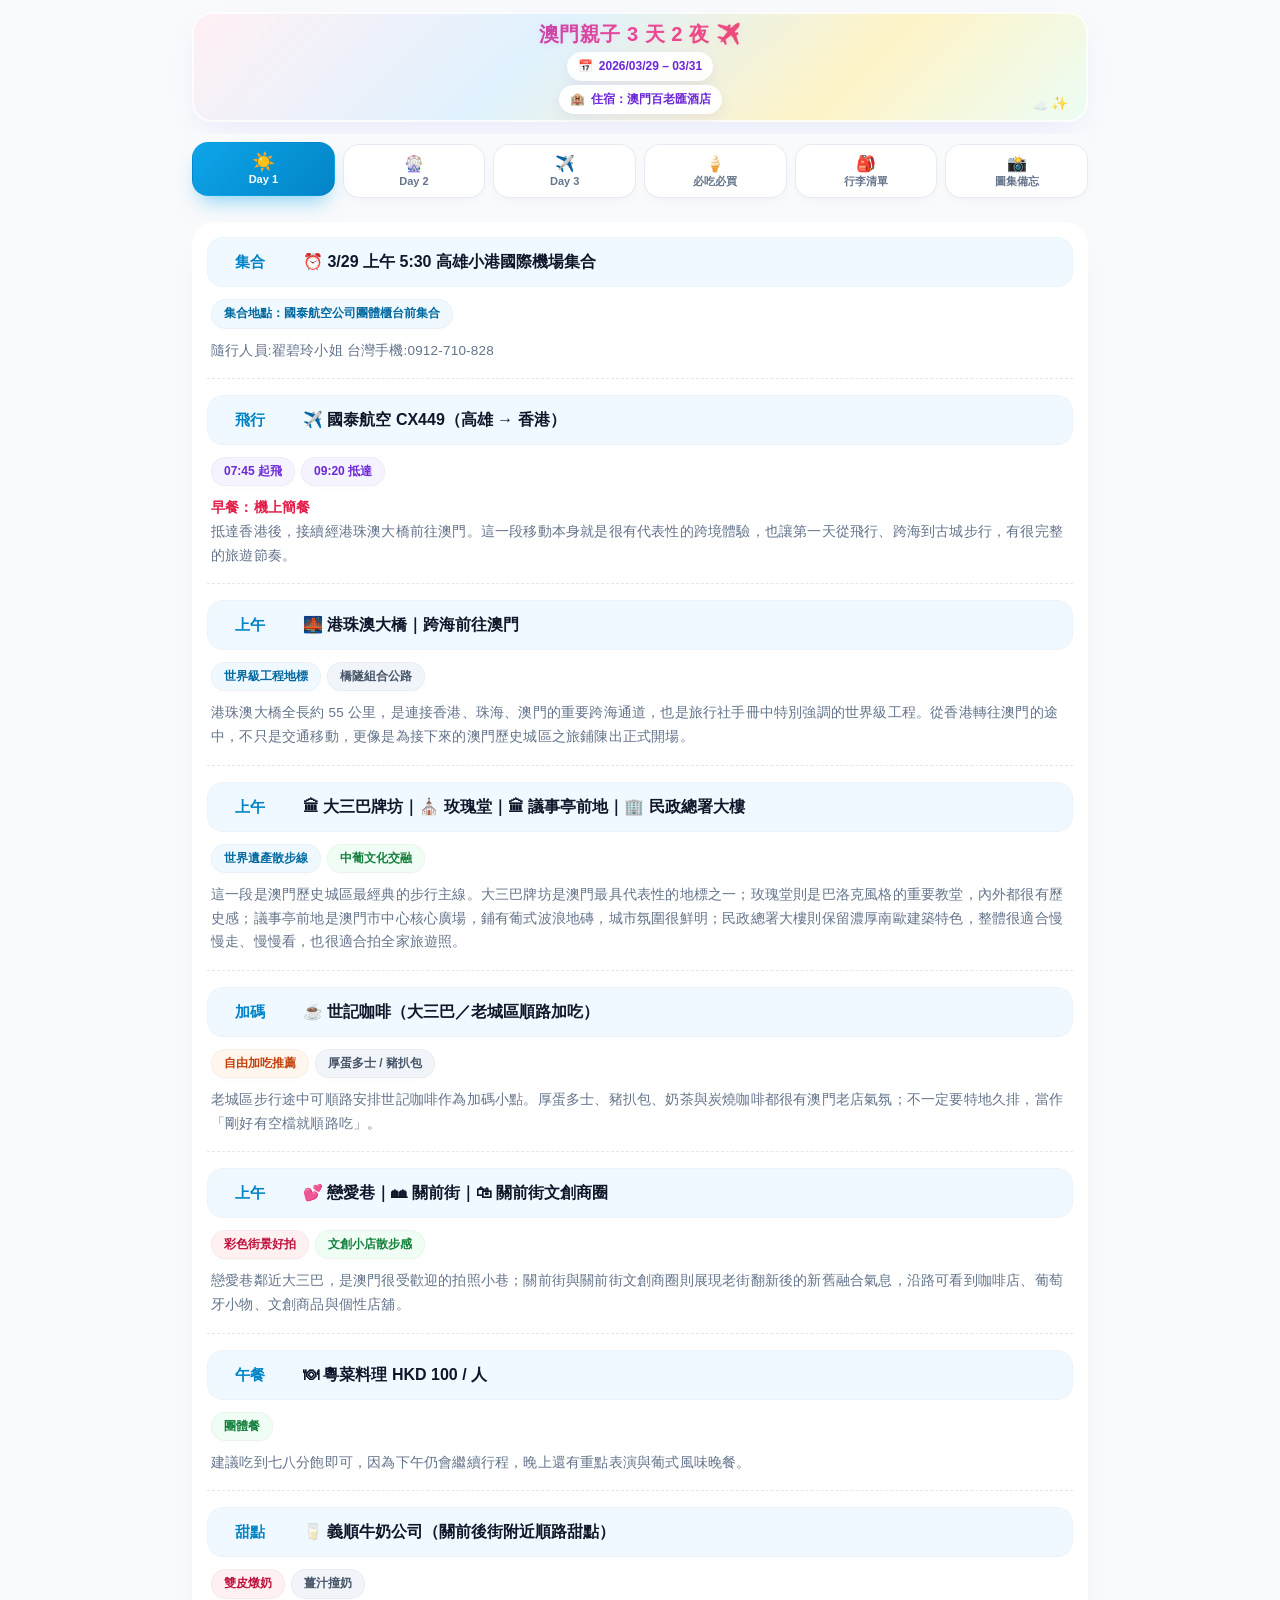
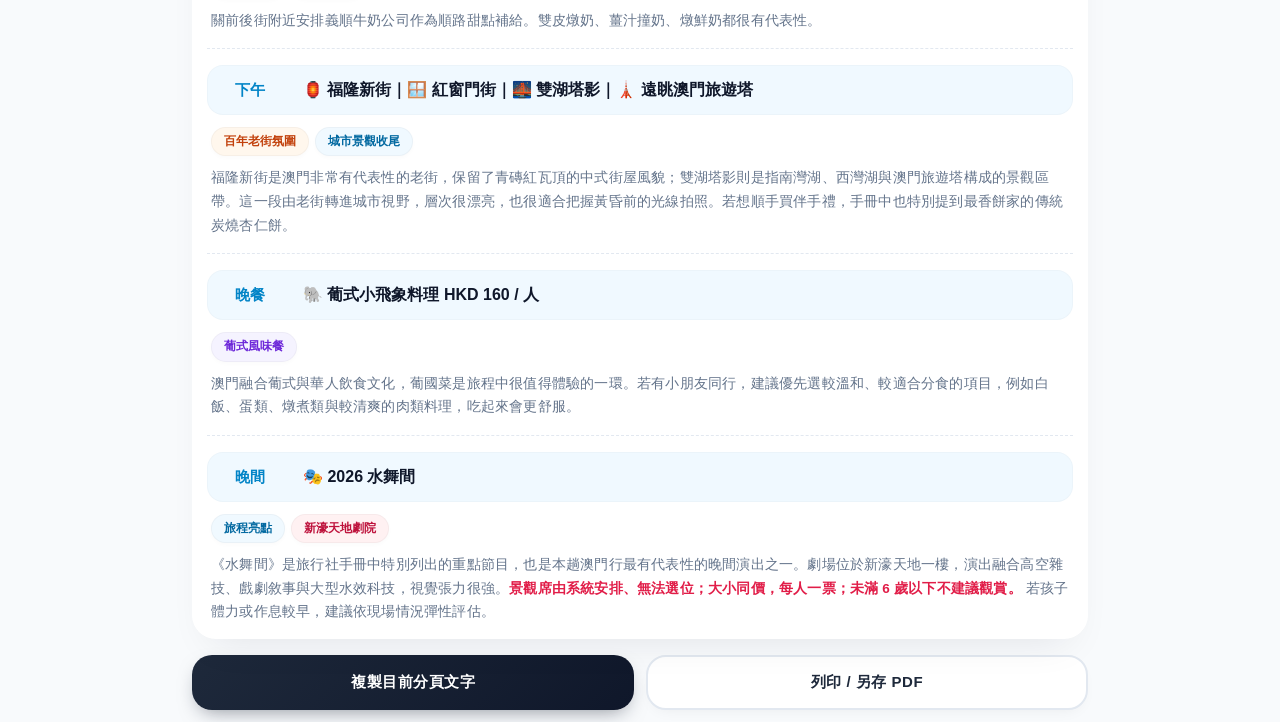
<file: index.html>
<!doctype html>
<html lang="zh-Hant">

<head>
  <meta charset="utf-8" />
  <meta name="viewport" content="width=device-width, initial-scale=1" />
  <title>澳門親子 3 天 2 夜｜旅遊手冊</title>
  <style>
    :root {
      --bg: #f8fafc;
      --primary: #6366f1;
      --day1: #0ea5e9;
      --day2: #8b5cf6;
      --day3: #f59e0b;
      --food: #ec4899;
      --bag: #ff7e5f;
      --gallery: #06b6d4;
      --text: #1e293b;
      --muted: #64748b;
      --radius: 24px;
      --soft: #f8fafc;
      --line: #e2e8f0;

      --day1-soft: #f0f9ff;
      --day2-soft: #f5f3ff;
      --day3-soft: #fffbeb;
      --default-soft: #f8fafc;
    }

    * {
      box-sizing: border-box;
    }

    body {
      margin: 0;
      font-family: -apple-system, BlinkMacSystemFont, "PingFang TC", "Microsoft JhengHei", sans-serif;
      background: var(--bg);
      background-image: radial-gradient(#cbd5e1 0.7px, transparent 0.7px);
      background-size: 24px 24px;
      color: var(--text);
      line-height: 1.6;
      -webkit-font-smoothing: antialiased;
    }

    .wrap {
      max-width: 920px;
      margin: 0 auto;
      padding: 12px;
    }

    /* --- 調整 Header 高度 --- */
    header {
      background: linear-gradient(135deg, #fff0f5 0%, #e0f2fe 38%, #fef3c7 72%, #ecfdf5 100%);
      padding: 10px 10px 8px;
      border-radius: 20px;
      box-shadow: 0 12px 32px -12px rgba(99, 102, 241, 0.15), inset 0 0 0 2px rgba(255, 255, 255, 0.8);
      margin-bottom: 12px;
      text-align: center;
      position: relative;
      overflow: hidden;
    }

    header::before {
      content: "✨";
      position: absolute;
      right: 20px;
      bottom: 8px;
      font-size: 14px;
      opacity: 0.8;
      animation: float 3s ease-in-out infinite;
    }

    header::after {
      content: "☁️";
      position: absolute;
      right: 40px;
      bottom: 6px;
      font-size: 12px;
      opacity: 0.6;
      animation: float 4s ease-in-out infinite reverse;
    }

    @keyframes float {

      0%,
      100% {
        transform: translateY(0);
      }

      50% {
        transform: translateY(-4px);
      }
    }

    header h1 {
      margin: 0;
      font-size: 20px;
      letter-spacing: 0.5px;
      background: linear-gradient(110deg, #4f46e5, #ec4899, #ea580c);
      -webkit-background-clip: text;
      -webkit-text-fill-color: transparent;
      font-weight: 900;
      line-height: 1.2;
      text-shadow: 0 2px 10px rgba(236, 72, 153, 0.1);
    }

    .header-info {
      margin-top: 6px;
      display: flex;
      flex-direction: column;
      align-items: center;
      gap: 4px;
    }

    header p {
      margin: 0;
      color: #6d28d9;
      font-size: 12px;
      font-weight: 800;
      background: rgba(255, 255, 255, 0.9);
      backdrop-filter: blur(4px);
      padding: 4px 10px;
      border-radius: 999px;
      display: inline-flex;
      align-items: center;
      gap: 6px;
      box-shadow: 0 4px 14px rgba(109, 40, 217, 0.08);
      border: 1px solid rgba(255, 255, 255, 1);
    }

    /* --- 調整 Tabs 按鈕高度與吸頂效果 (Sticky) --- */
    .tabs {
      display: grid;
      grid-template-columns: repeat(3, 1fr);
      gap: 8px;
      margin-bottom: 14px;
      /* 👇 建議 1：滑動時固定置頂 👇 */
      position: sticky;
      top: -1px;
      /* 避免部分瀏覽器產生 1px 縫隙 */
      z-index: 100;
      background: rgba(248, 250, 252, 0.92);
      backdrop-filter: blur(12px);
      padding: 10px 0;
      /* 上下留白，讓置頂時視覺不擁擠 */
    }

    @media (min-width: 600px) {
      .tabs {
        grid-template-columns: repeat(6, 1fr);
      }
    }

    .tab {
      background: #ffffff;
      border: 1px solid rgba(226, 232, 240, 0.8);
      padding: 6px 4px;
      border-radius: 16px;
      text-align: center;
      font-weight: 800;
      cursor: pointer;
      color: #64748b;
      font-size: 11px;
      transition: all 0.3s cubic-bezier(0.4, 0, 0.2, 1);
      box-shadow: 0 4px 12px -4px rgba(0, 0, 0, 0.05);
      user-select: none;
      line-height: 1.2;
      min-height: 54px;
      display: flex;
      flex-direction: column;
      align-items: center;
      justify-content: center;
    }

    .tab br {
      display: none;
    }

    .tab:hover {
      transform: translateY(-2px);
      box-shadow: 0 8px 16px -6px rgba(0, 0, 0, 0.1);
    }

    .tab:active {
      transform: translateY(0);
    }

    .tab span {
      font-size: 16px;
      display: inline-block;
      margin-bottom: 2px;
      transition: transform 0.3s ease;
    }

    .tab.active span {
      transform: scale(1.15);
    }

    .tab.active {
      transform: translateY(-2px);
      color: #fff !important;
      border-color: transparent !important;
    }

    .tab.active[data-tab="day1"] {
      background: linear-gradient(135deg, var(--day1), #0284c7);
      box-shadow: 0 12px 20px -8px rgba(14, 165, 233, 0.5);
    }

    .tab.active[data-tab="day2"] {
      background: linear-gradient(135deg, var(--day2), #7c3aed);
      box-shadow: 0 12px 20px -8px rgba(139, 92, 246, 0.5);
    }

    .tab.active[data-tab="day3"] {
      background: linear-gradient(135deg, var(--day3), #d97706);
      box-shadow: 0 12px 20px -8px rgba(245, 158, 11, 0.5);
    }

    .tab.active[data-tab="food"] {
      background: linear-gradient(135deg, var(--food), #db2777);
      box-shadow: 0 12px 20px -8px rgba(236, 72, 153, 0.5);
    }

    .tab.active[data-tab="bag"] {
      background: linear-gradient(135deg, var(--bag), #ea580c);
      box-shadow: 0 12px 20px -8px rgba(255, 126, 95, 0.5);
    }

    .tab.active[data-tab="gallery"] {
      background: linear-gradient(135deg, var(--gallery), #0891b2);
      box-shadow: 0 12px 20px -8px rgba(6, 182, 212, 0.5);
    }

    .card {
      background: #ffffff;
      border-radius: var(--radius);
      box-shadow: 0 20px 40px -20px rgba(15, 23, 42, 0.1);
      overflow: hidden;
      display: none;
      border: 1px solid rgba(255, 255, 255, 0.5);
      padding: 14px;
    }

    .card.active {
      display: block;
      animation: fadeInSlideUp 0.35s cubic-bezier(0.16, 1, 0.3, 1) forwards;
    }

    @keyframes fadeInSlideUp {
      from {
        opacity: 0;
        transform: translateY(12px);
      }

      to {
        opacity: 1;
        transform: translateY(0);
      }
    }

    .schedule {
      display: flex;
      flex-direction: column;
      gap: 16px;
    }

    .it-row {
      display: grid;
      grid-template-columns: 84px 1fr;
      grid-template-areas:
        "time title"
        "meta meta";
      column-gap: 0;
      row-gap: 0;
      padding-bottom: 16px;
      border-bottom: 1px dashed var(--line);
    }

    .it-row:last-child {
      border-bottom: none;
      padding-bottom: 0;
    }

    .it-time {
      grid-area: time;
      color: var(--primary);
      font-weight: 900;
      font-size: 15px;
      line-height: 1.2;
      text-align: center;
      white-space: nowrap;
      background: var(--default-soft);
      padding: 14px 8px;
      border-radius: 16px 0 0 16px;
      border: 1px solid rgba(0, 0, 0, 0.02);
      border-right: none;
      display: flex;
      align-items: center;
      justify-content: center;
    }

    .it-title {
      grid-area: title;
      font-size: 16px;
      font-weight: 800;
      line-height: 1.5;
      margin: 0;
      background: var(--default-soft);
      padding: 12px 14px 12px 12px;
      border-radius: 0 16px 16px 0;
      border: 1px solid rgba(0, 0, 0, 0.02);
      border-left: none;
      display: flex;
      align-items: center;
    }

    #day1 .it-time,
    #day1 .it-title {
      background: var(--day1-soft);
      color: #0284c7;
    }

    #day1 .it-title {
      color: #0f172a;
    }

    #day2 .it-time,
    #day2 .it-title {
      background: var(--day2-soft);
      color: #6d28d9;
    }

    #day2 .it-title {
      color: #0f172a;
    }

    #day3 .it-time,
    #day3 .it-title {
      background: var(--day3-soft);
      color: #b45309;
    }

    #day3 .it-title {
      color: #0f172a;
    }

    .it-meta {
      grid-area: meta;
      background: #fff;
      padding: 12px 4px 0 4px;
      border-radius: 0 0 16px 16px;
    }

    .it-tags {
      margin-bottom: 10px;
      display: flex;
      flex-wrap: wrap;
      gap: 6px;
    }

    .it-desc {
      color: var(--muted);
      font-size: 13.5px;
      line-height: 1.75;
      letter-spacing: 0.2px;
    }

    .it-desc b {
      color: var(--text);
    }

    .hl {
      color: #e11d48;
      font-weight: 800;
    }

    .pill {
      display: inline-block;
      padding: 4px 12px;
      border-radius: 999px;
      font-size: 12px;
      font-weight: 800;
      background: #f1f5f9;
      color: #475569;
      border: 1px solid rgba(0, 0, 0, 0.03);
      box-shadow: 0 2px 4px rgba(0, 0, 0, 0.02);
    }

    .pill.purple {
      background: #f5f3ff;
      color: #6d28d9;
    }

    .pill.blue {
      background: #f0f9ff;
      color: #0369a1;
    }

    .pill.pink {
      background: #fff1f2;
      color: #be123c;
    }

    .pill.orange {
      background: #fff7ed;
      color: #c2410c;
    }

    .pill.green {
      background: #f0fdf4;
      color: #15803d;
    }

    .food-item,
    .bag-item,
    .img-card {
      padding: 16px;
      border: 1px solid #f1f5f9;
      background: #ffffff;
      border-radius: 20px;
      margin-bottom: 12px;
      display: grid;
      grid-template-columns: 54px 1fr;
      column-gap: 12px;
      align-items: start;
      box-shadow: 0 4px 12px -6px rgba(0, 0, 0, 0.04);
      transition: transform 0.2s ease, box-shadow 0.2s ease;
    }

    .food-item:hover,
    .bag-item:hover,
    .img-card:hover {
      transform: translateX(4px);
      box-shadow: 0 6px 16px -6px rgba(0, 0, 0, 0.08);
      border-color: #e2e8f0;
    }

    .food-icon,
    .bag-icon {
      width: 54px;
      text-align: center;
      font-size: 28px;
      line-height: 1;
      padding-top: 2px;
      grid-column: 1;
      grid-row: 1 / span 2;
      filter: drop-shadow(0 4px 6px rgba(0, 0, 0, 0.06));
    }

    .food-info,
    .bag-info,
    .img-info {
      grid-column: 2;
      grid-row: 1 / span 2;
    }

    .food-info b,
    .bag-info b,
    .img-info b {
      display: block;
      font-size: 16px;
      color: var(--text);
      margin-bottom: 6px;
      line-height: 1.4;
      font-weight: 800;
    }

    .bag-info b {
      color: #ea580c;
    }

    .img-info b {
      color: #0891b2;
    }

    .food-info span,
    .bag-info span,
    .img-info span {
      display: block;
      color: var(--muted);
      font-size: 13.5px;
      line-height: 1.7;
    }

    /* 👇 建議 2：雲端連結按鈕樣式 👇 */
    .link-btn {
      display: flex;
      flex-direction: column;
      align-items: center;
      background: #f0f9ff;
      color: #0284c7;
      padding: 12px 16px;
      border-radius: 16px;
      text-decoration: none;
      font-weight: 800;
      margin-top: 10px;
      border: 1px solid #bae6fd;
      transition: all 0.2s ease;
      text-align: center;
    }

    .link-btn:hover {
      background: #e0f2fe;
      transform: translateY(-2px);
      box-shadow: 0 6px 16px -4px rgba(2, 132, 199, 0.15);
      border-color: #7dd3fc;
    }

    .link-btn small {
      font-size: 11px;
      color: #7dd3fc;
      font-weight: normal;
      margin-top: 4px;
      word-break: break-all;
      opacity: 0.9;
    }

    .img-box {
      width: 100%;
      aspect-ratio: 16/9;
      background: #f8fafc;
      border-radius: 16px;
      display: flex;
      align-items: center;
      justify-content: center;
      color: #94a3b8;
      border: 2px dashed #cbd5e1;
      margin-top: 14px;
      font-size: 14px;
      background-size: cover;
      background-repeat: no-repeat;
      background-position: center;
      overflow: hidden;
      text-align: center;
      padding: 12px;
      transition: border-color 0.3s;
    }

    .img-card:hover .img-box {
      border-color: #94a3b8;
    }

    .btn-row {
      display: grid;
      grid-template-columns: 1fr;
      gap: 12px;
      margin-top: 16px;
    }

    @media (min-width: 600px) {
      .btn-row {
        grid-template-columns: 1fr 1fr;
      }
    }

    .btn-copy,
    .btn-print {
      border: none;
      padding: 16px;
      border-radius: 20px;
      width: 100%;
      font-weight: 800;
      cursor: pointer;
      transition: all 0.2s cubic-bezier(0.4, 0, 0.2, 1);
      font-size: 15px;
      letter-spacing: 0.5px;
    }

    .btn-copy {
      background: linear-gradient(135deg, #1e293b, #0f172a);
      color: white;
      box-shadow: 0 8px 20px -8px rgba(15, 23, 42, 0.5);
    }

    .btn-copy:hover {
      box-shadow: 0 12px 24px -8px rgba(15, 23, 42, 0.6);
      transform: translateY(-2px);
    }

    .btn-print {
      background: #ffffff;
      color: #1e293b;
      border: 2px solid #e2e8f0;
      box-shadow: 0 6px 16px -8px rgba(0, 0, 0, 0.08);
    }

    .btn-print:hover {
      border-color: #cbd5e1;
      transform: translateY(-2px);
      box-shadow: 0 10px 20px -8px rgba(0, 0, 0, 0.12);
    }

    .btn-copy:active,
    .btn-print:active {
      transform: translateY(1px);
    }

    .toast {
      position: fixed;
      left: 50%;
      bottom: 30px;
      transform: translateX(-50%) translateY(20px);
      background: rgba(15, 23, 42, 0.9);
      backdrop-filter: blur(8px);
      color: #fff;
      padding: 14px 28px;
      border-radius: 999px;
      font-weight: 800;
      font-size: 14px;
      opacity: 0;
      transition: all 0.4s cubic-bezier(0.16, 1, 0.3, 1);
      z-index: 9999;
      pointer-events: none;
      box-shadow: 0 10px 24px -8px rgba(0, 0, 0, 0.3);
    }

    .toast.show {
      opacity: 1;
      transform: translateX(-50%) translateY(0);
    }

    /* --- 手機版特別壓縮上方高度 --- */
    @media (max-width: 480px) {
      .wrap {
        padding: 10px;
      }

      header {
        padding: 8px 8px 6px;
        border-radius: 16px;
        margin-bottom: 10px;
      }

      header h1 {
        font-size: 18px;
      }

      header p {
        font-size: 11px;
        padding: 4px 10px;
        margin-top: 4px;
      }

      .tabs {
        padding: 8px 0;
        margin-bottom: 10px;
      }

      .tab {
        min-height: 50px;
        font-size: 11px;
        border-radius: 14px;
        padding: 4px;
      }

      .tab span {
        font-size: 14px;
      }

      .it-row {
        grid-template-columns: 68px 1fr;
      }

      .it-time {
        font-size: 14px;
        padding: 12px 6px;
      }

      .it-title,
      .food-info b,
      .bag-info b,
      .img-info b {
        font-size: 15px;
      }

      .it-title {
        padding: 12px 12px 12px 10px;
      }

      .food-item,
      .bag-item,
      .img-card {
        grid-template-columns: 46px 1fr;
        column-gap: 10px;
        padding: 14px;
      }

      .food-icon,
      .bag-icon {
        width: 46px;
        font-size: 24px;
      }

      .food-item:hover,
      .bag-item:hover,
      .img-card:hover {
        transform: none;
      }
    }

    @media print {

      .tabs,
      .btn-row,
      .toast {
        display: none !important;
      }

      .card {
        display: block !important;
        margin-bottom: 25px;
        box-shadow: none;
        border: 1px solid #e2e8f0;
      }

      body {
        background: white;
      }

      header {
        background: #fdfcfe;
        border: 2px solid #e2e8f0;
        box-shadow: none;
      }

      header::before,
      header::after {
        display: none;
      }
    }
  </style>
</head>

<body>
  <div class="wrap">
    <header>
      <h1>澳門親子 3 天 2 夜 ✈️</h1>
      <div class="header-info">
        <p><span>📅</span> 2026/03/29 – 03/31</p>
        <p><span>🏨</span> 住宿：澳門百老匯酒店</p>
      </div>
    </header>

    <nav class="tabs" aria-label="分頁導覽">
      <div class="tab active" data-tab="day1"><span>☀️</span><br>Day 1</div>
      <div class="tab" data-tab="day2"><span>🎡</span><br>Day 2</div>
      <div class="tab" data-tab="day3"><span>✈️</span><br>Day 3</div>
      <div class="tab" data-tab="food"><span>🍦</span><br>必吃必買</div>
      <div class="tab" data-tab="bag"><span>🎒</span><br>行李清單</div>
      <div class="tab" data-tab="gallery"><span>📸</span><br>圖集備忘</div>
    </nav>

    <div class="card active" id="day1">
      <div class="schedule">

        <div class="it-row">
          <div class="it-time">集合</div>
          <div class="it-title">⏰ 3/29 上午 5:30 高雄小港國際機場集合</div>
          <div class="it-meta">
            <div class="it-tags">
              <span class="pill blue">集合地點：國泰航空公司團體櫃台前集合</span>
            </div>
            <div class="it-desc">隨行人員:翟碧玲小姐 台灣手機:0912-710-828</div>
          </div>
        </div>

        <div class="it-row">
          <div class="it-time">飛行</div>
          <div class="it-title">✈️ 國泰航空 CX449（高雄 → 香港）</div>
          <div class="it-meta">
            <div class="it-tags">
              <span class="pill purple">07:45 起飛</span>
              <span class="pill purple">09:20 抵達</span>
            </div>
            <div class="it-desc"><span
                class="hl">早餐：機上簡餐</span><br>抵達香港後，接續經港珠澳大橋前往澳門。這一段移動本身就是很有代表性的跨境體驗，也讓第一天從飛行、跨海到古城步行，有很完整的旅遊節奏。</div>
          </div>
        </div>

        <div class="it-row">
          <div class="it-time">上午</div>
          <div class="it-title">🌉 港珠澳大橋｜跨海前往澳門</div>
          <div class="it-meta">
            <div class="it-tags">
              <span class="pill blue">世界級工程地標</span>
              <span class="pill">橋隧組合公路</span>
            </div>
            <div class="it-desc">港珠澳大橋全長約 55
              公里，是連接香港、珠海、澳門的重要跨海通道，也是旅行社手冊中特別強調的世界級工程。從香港轉往澳門的途中，不只是交通移動，更像是為接下來的澳門歷史城區之旅鋪陳出正式開場。</div>
          </div>
        </div>

        <div class="it-row">
          <div class="it-time">上午</div>
          <div class="it-title">🏛 大三巴牌坊｜⛪ 玫瑰堂｜🏛 議事亭前地｜🏢 民政總署大樓</div>
          <div class="it-meta">
            <div class="it-tags">
              <span class="pill blue">世界遺產散步線</span>
              <span class="pill green">中葡文化交融</span>
            </div>
            <div class="it-desc">
              這一段是澳門歷史城區最經典的步行主線。大三巴牌坊是澳門最具代表性的地標之一；玫瑰堂則是巴洛克風格的重要教堂，內外都很有歷史感；議事亭前地是澳門市中心核心廣場，鋪有葡式波浪地磚，城市氛圍很鮮明；民政總署大樓則保留濃厚南歐建築特色，整體很適合慢慢走、慢慢看，也很適合拍全家旅遊照。
            </div>
          </div>
        </div>

        <div class="it-row">
          <div class="it-time">加碼</div>
          <div class="it-title">☕ 世記咖啡（大三巴／老城區順路加吃）</div>
          <div class="it-meta">
            <div class="it-tags">
              <span class="pill orange">自由加吃推薦</span>
              <span class="pill">厚蛋多士 / 豬扒包</span>
            </div>
            <div class="it-desc">老城區步行途中可順路安排世記咖啡作為加碼小點。厚蛋多士、豬扒包、奶茶與炭燒咖啡都很有澳門老店氣氛；不一定要特地久排，當作「剛好有空檔就順路吃」。
            </div>
          </div>
        </div>

        <div class="it-row">
          <div class="it-time">上午</div>
          <div class="it-title">💕 戀愛巷｜🏘 關前街｜🛍 關前街文創商圈</div>
          <div class="it-meta">
            <div class="it-tags">
              <span class="pill pink">彩色街景好拍</span>
              <span class="pill green">文創小店散步感</span>
            </div>
            <div class="it-desc">
              戀愛巷鄰近大三巴，是澳門很受歡迎的拍照小巷；關前街與關前街文創商圈則展現老街翻新後的新舊融合氣息，沿路可看到咖啡店、葡萄牙小物、文創商品與個性店舖。</div>
          </div>
        </div>

        <div class="it-row">
          <div class="it-time">午餐</div>
          <div class="it-title">🍽 粵菜料理 HKD 100 / 人</div>
          <div class="it-meta">
            <div class="it-tags">
              <span class="pill green">團體餐</span>
            </div>
            <div class="it-desc">建議吃到七八分飽即可，因為下午仍會繼續行程，晚上還有重點表演與葡式風味晚餐。</div>
          </div>
        </div>

        <div class="it-row">
          <div class="it-time">甜點</div>
          <div class="it-title">🥛 義順牛奶公司（關前後街附近順路甜點）</div>
          <div class="it-meta">
            <div class="it-tags">
              <span class="pill pink">雙皮燉奶</span>
              <span class="pill">薑汁撞奶</span>
            </div>
            <div class="it-desc">關前後街附近安排義順牛奶公司作為順路甜點補給。雙皮燉奶、薑汁撞奶、燉鮮奶都很有代表性。
            </div>
          </div>
        </div>

        <div class="it-row">
          <div class="it-time">下午</div>
          <div class="it-title">🏮 福隆新街｜🪟 紅窗門街｜🌉 雙湖塔影｜🗼 遠眺澳門旅遊塔</div>
          <div class="it-meta">
            <div class="it-tags">
              <span class="pill orange">百年老街氛圍</span>
              <span class="pill blue">城市景觀收尾</span>
            </div>
            <div class="it-desc">
              福隆新街是澳門非常有代表性的老街，保留了青磚紅瓦頂的中式街屋風貌；雙湖塔影則是指南灣湖、西灣湖與澳門旅遊塔構成的景觀區帶。這一段由老街轉進城市視野，層次很漂亮，也很適合把握黃昏前的光線拍照。若想順手買伴手禮，手冊中也特別提到最香餅家的傳統炭燒杏仁餅。
            </div>
          </div>
        </div>

        <div class="it-row">
          <div class="it-time">晚餐</div>
          <div class="it-title">🐘 葡式小飛象料理 HKD 160 / 人</div>
          <div class="it-meta">
            <div class="it-tags">
              <span class="pill purple">葡式風味餐</span>
            </div>
            <div class="it-desc">澳門融合葡式與華人飲食文化，葡國菜是旅程中很值得體驗的一環。若有小朋友同行，建議優先選較溫和、較適合分食的項目，例如白飯、蛋類、燉煮類與較清爽的肉類料理，吃起來會更舒服。
            </div>
          </div>
        </div>

        <div class="it-row">
          <div class="it-time">晚間</div>
          <div class="it-title">🎭 2026 水舞間</div>
          <div class="it-meta">
            <div class="it-tags">
              <span class="pill blue">旅程亮點</span>
              <span class="pill pink">新濠天地劇院</span>
            </div>
            <div class="it-desc">《水舞間》是旅行社手冊中特別列出的重點節目，也是本趟澳門行最有代表性的晚間演出之一。劇場位於新濠天地一樓，演出融合高空雜技、戲劇敘事與大型水效科技，視覺張力很強。<span
                class="hl">景觀席由系統安排、無法選位；大小同價，每人一票；未滿 6 歲以下不建議觀賞。</span> 若孩子體力或作息較早，建議依現場情況彈性評估。</div>
          </div>
        </div>

      </div>
    </div>

    <div class="card" id="day2">
      <div class="schedule">
        <div class="it-row">
          <div class="it-time">09:30</div>
          <div class="it-title">🗼 澳門旅遊塔</div>
          <div class="it-meta">
            <div class="it-tags">
              <span class="pill blue">高空絕景</span>
              <span class="pill pink">KKday：$1872</span>
              <span class="pill purple">小雨 OK</span>
            </div>
            <div class="it-desc">
              早上精神最好，先安排觀景塔最剛好。這一站以觀景、看海景、拍高空風景照為主，不建議再加太多刺激型設施，避免影響後面行程體力。若只是親子輕鬆行，觀景層就很足夠，也能先用比較悠閒的方式展開今天的行程。<br><br>
              <b>☔ 小雨備案：</b>照常前往，因主要活動空間在室內觀景層，影響不大。<br>
              <b>🌧 大雨備案：</b>仍可去，但建議縮短停留時間，以觀景、拍照為主，不安排戶外停留太久。
            </div>
          </div>
        </div>

        <div class="it-row">
          <div class="it-time">11:00</div>
          <div class="it-title">🚋 媽閣站：跨海輕軌體驗</div>
          <div class="it-meta">
            <div class="it-tags">
              <span class="pill purple">景觀交通</span>
              <span class="pill orange">看天氣彈性</span>
            </div>
            <div class="it-desc">旅遊塔結束後可前往媽閣站搭乘跨海輕軌，這一段屬於澳門自由行裡很輕鬆、又能看風景的交通體驗。建議坐在<span
                class="hl">行進方向右側靠窗</span>，橋景與海景視野最好，孩子也會比較有新鮮感。若當天天候不穩，這段也可視現場狀況彈性調整，不需要太趕。<br><br>
              <b>☔ 小雨備案：</b>可照常搭乘，移動時撐傘即可，整體仍算順。<br>
              <b>🌧 大雨備案：</b>這段可簡化或直接略過，避免轉乘、步行與候車時淋雨，保留體力給中午休息與下午室內親子行程。
            </div>
          </div>
        </div>

        <div class="it-row">
          <div class="it-time">12:30</div>
          <div class="it-title">🍽 中午用餐：官也街 vs 百老匯美食街（兩案評估）</div>
          <div class="it-meta">
            <div class="it-tags">
              <span class="pill green">官也街：在地街區感</span>
              <span class="pill purple">百老匯：親子動線更穩</span>
              <span class="pill blue">雨天優先看雨勢</span>
            </div>
            <div class="it-desc">
              <b>方案 A｜官也街：</b>適合想體驗澳門氹仔舊城區氣氛、邊走邊逛邊吃的安排。官也街一帶餐飲與手信店集中，比較有旅遊感，也容易順便買些小吃或伴手禮。但中午人潮通常比較多，步行與排隊時間也可能較長，對 4
              歲雙胞胎來說，節奏會比較看當天狀況。<br><br>

              <b>適合小孩的餐點方向（官也街）：</b><br>
              ・茶餐廳類：通粉、烘蛋、奶油多士、熱奶茶／凍奶茶（大人）<br>
              ・粥麵類：雲吞麵、魚蛋粉、粥品<br>
              ・甜點類：燉奶、蛋塔、簡單糖水<br>
              ・小吃類：豬扒包、雞翼、魚丸，但較適合分食，不建議全靠小吃當正餐<br><br>

              <b>方案 B｜百老匯美食街：</b>若以「吃完要回飯店午休、下午還要安排親子景點」來看，百老匯會更順。餐飲集中、選擇多，吃完走回百老匯酒店或接路氹後續動線都很方便，整體對親子更友善。若是<span
                class="hl">小雨或短暫陣雨</span>，百老匯美食街仍然很適合；若遇到<span
                class="hl">中雨以上、風較大或持續降雨</span>，則建議直接改到威尼斯人購物中心內用餐，整體避雨、推車與孩子休息都會更舒服。<br><br>

              <b>適合小孩的餐點方向（百老匯美食街）：</b><br>
              ・港點類：蒸餃、腸粉、叉燒包、燒賣<br>
              ・粥麵類：雲吞麵、艇仔粥、叉燒飯、燒味飯<br>
              ・茶餐廳類：滑蛋飯、通粉、三文治、焗飯<br>
              ・甜點類：燉奶、蛋塔、豆花、凍飲（大人）<br><br>

              <b>☔ 小雨備案：</b>優先選 <span class="hl">百老匯美食街</span>，動線順、吃完回房午休最方便。<br>
              <b>🌧 大雨備案：</b>直接改到 <span class="hl">威尼斯人購物中心內用餐</span>，整體避雨、推車、找位子與孩子休息都最穩。<br><br>

              <b>推薦結論：</b>若你們當天重視「省體力、吃完好休息、下午行程順」，建議優先選 <span class="hl">百老匯美食街</span>；若更想感受街區氛圍、順便逛官也街，才改走 <span
                class="hl">官也街</span>。若雨勢明顯變大，則直接切換到<span class="hl">威尼斯人室內用餐</span>會最穩。
            </div>
          </div>
        </div>

        <div class="it-row">
          <div class="it-time">13:45</div>
          <div class="it-title">🏨 回房午休 / 整理一下</div>
          <div class="it-meta">
            <div class="it-tags">
              <span class="pill orange">關鍵充電時段</span>
              <span class="pill blue">雨天更重要</span>
            </div>
            <div class="it-desc">
              這段休息非常重要。若中午在官也街用餐，回房時間可能會稍晚；若在百老匯吃，回房節奏通常會更順。孩子有補眠，下午室內放電與晚上夜景都會更穩定。若中午遇雨，這段午休也能讓大家先把鞋襪、衣物稍微整理一下，後半天會舒服很多。<br><br>
              <b>☔ 小雨備案：</b>照原安排午休即可。<br>
              <b>🌧 大雨備案：</b>午休時間可略延長一點，讓小朋友狀態更穩，也可順便觀察晚上的雨勢再決定夜景段停留長短。
            </div>
          </div>
        </div>

        <div class="it-row">
          <div class="it-time">15:30</div>
          <div class="it-title">🎠 Super Fun Zone（新濠影匯滿紛樂園）</div>
          <div class="it-meta">
            <div class="it-tags">
              <span class="pill blue">KKDAY&KLOOK：$1972</span>
              <span class="pill green">4 歲雙胞胎很適合</span>
              <span class="pill purple">雨天主力景點</span>
            </div>
            <div class="it-desc">第二天改為不玩水後，下午最推薦改成大型室內親子遊樂空間。Super Fun Zone
              屬於比較有份量的親子主景點，有較多遊樂設施、互動遊戲與放電空間，整體會比單純逛商場更有「今天真的有玩到」的感覺。這段建議抓 <span class="hl">1.5～2 小時</span>
              最剛好，不需要玩到太晚，保留體力給晚餐與夜景散步。若下雨，這段也會更顯得實用，因為整體活動幾乎不受天氣影響。<br><br>
              <b>☔ 小雨備案：</b>照常前往。<br>
              <b>🌧 大雨備案：</b>照常前往，而且可視情況把停留時間拉長，作為今天最穩定的主景點。
            </div>
          </div>
        </div>
<div class="it-row">
          <div class="it-time">17:30</div>
          <div class="it-title">🚠 永利皇宮纜車＋水舞秀</div>
          <div class="it-meta">
            <div class="it-tags">
              <span class="pill blue">二樓搭乘省時</span>
              <span class="pill purple">水舞音樂秀</span>
            </div>
            <div class="it-desc">
              <b>永利皇宮二樓搭乘區：</b>人流較少，排隊時間大約縮短一半，並且擁有額外的觀景角度。<br>
              <b>每日水舞秀時間：</b>中午 12:00~18:00（每隔30分鐘），晚上 18:00 到 24:00（每隔20分鐘）。
            </div>
          </div>
        </div>
        <div class="it-row">
          <div class="it-time">18:00</div>
          <div class="it-title">🍽 晚餐：威尼斯人購物中心</div>
          <div class="it-meta">
            <div class="it-tags">
              <span class="pill purple">推薦：北方館 / 何洪記</span>
              <span class="pill blue">雨天最穩</span>
            </div>
            <div class="it-desc">
              晚餐放在威尼斯人很順路，也較容易找到適合孩子的麵食、粥品或可分食的主餐。如果雙胞胎已經很累，建議優先選出餐快、口味穩定的餐廳，不要再另外繞路找名店。若晚間仍持續下雨，威尼斯人這段也會成為最穩定的室內銜接點。<br><br>
              <b>☔ 小雨備案：</b>照原安排。<br>
              <b>🌧 大雨備案：</b>照原安排，這段本來就是晚間最穩的避雨用餐點。
            </div>
          </div>
        </div>

        <div class="it-row">
          <div class="it-time">19:15</div>
          <div class="it-title">✨ 倫敦人光效匯演</div>
          <div class="it-meta">
            <div class="it-tags">
              <span class="pill purple">震撼視覺</span>
              <span class="pill orange">雨天縮短停留</span>
            </div>
            <div class="it-desc">
              晚餐後慢慢散步到倫敦人，外牆燈光與英倫風建築很有節慶感。這裡建議用「拍到就好」的方式，不必久站等整點。若當晚下雨，就把重點改成室內走逛與短暫外拍即可，不需要在戶外停留太久。<br><br>
              <b>☔ 小雨備案：</b>可照常前往，快速拍照即可。<br>
              <b>🌧 大雨備案：</b>改成室內走逛為主，外牆燈光有看到就好，不久站等秀。
            </div>
          </div>
        </div>

        <div class="it-row">
          <div class="it-time">20:00</div>
          <div class="it-title">🗼 巴黎人鐵塔夜景</div>
          <div class="it-meta">
            <div class="it-tags">
              <span class="pill blue">浪漫燈光</span>
              <span class="pill orange">可彈性簡化</span>
            </div>
            <div class="it-desc">就在倫敦人附近，步行銜接非常順。建議以外圍拍照為主，不一定要登塔，這樣最省體力也最適合親子夜遊。若雨勢偏大，這一站可簡化成「有經過就拍幾張」，不用勉強久留。<br><br>
              <b>☔ 小雨備案：</b>照常拍幾張夜景照。<br>
              <b>🌧 大雨備案：</b>視體力與雨勢決定，可直接略過或縮成快拍收尾即可。
            </div>
          </div>
        </div>
      </div>
    </div>

    <div class="card" id="day3">
      <div class="schedule">

        <div class="it-row">
          <div class="it-time">早餐</div>
          <div class="it-title">🍳 酒店內用早餐｜整理行李準備南環行程</div>
          <div class="it-meta">
            <div class="it-tags">
              <span class="pill orange">早餐：飯店內用</span>
              <span class="pill">之後前往路環</span>
            </div>
            <div class="it-desc">第三天建議早點整理好行李與隨身物品，吃完早餐後依集合時間準備出發。尾聲行程最怕趕時間，因此今天適合走輕鬆但有記憶點的景觀路線。</div>
          </div>
        </div>

        <div class="it-row">
          <div class="it-time">上午</div>
          <div class="it-title">🎣 路環漁韻｜⛪ 路環聖方濟各聖堂</div>
          <div class="it-meta">
            <div class="it-tags">
              <span class="pill pink">南歐小鎮感</span>
              <span class="pill green">旅程尾聲最舒服的一段</span>
            </div>
            <div class="it-desc">
              路環漁村是澳門歷史悠久的港口聚落，保留許多具代表性的碼頭、古廟、老建築與聖堂。路環聖方濟各聖堂外觀柔和明亮，畫面很乾淨，也很適合拍全家照。這一帶的氛圍和前兩天的度假城、古城區不同，更安靜、更有收尾感。
            </div>
          </div>
        </div>

        <div class="it-row">
          <div class="it-time">加碼</div>
          <div class="it-title">🥧 安德魯蛋塔本店</div>
          <div class="it-meta">
            <div class="it-tags">
              <span class="pill pink">澳門經典甜點</span>
              <span class="pill">外酥內滑嫩</span>
            </div>
            <div class="it-desc">安德魯蛋塔是澳門不能錯過的代表風味。若第三天路環行程有空檔，順路買蛋塔當作旅程的甜點收尾，非常適合，也很有紀念感。</div>
          </div>
        </div>

        <div class="it-row">
          <div class="it-time">中午</div>
          <div class="it-title">🍽 陳勝記餐廳 HKD 160 / 人｜招牌陳皮鴨</div>
          <div class="it-meta">
            <div class="it-tags">
              <span class="pill purple">旅行社指定推薦餐廳</span>
              <span class="pill">舌尖上中國點名</span>
            </div>
            <div class="it-desc">推薦招牌陳皮鴨、麵醬豆角爽肉、椒鹽排骨仔與炒時菜等。第三天中午安排在這裡用餐，既能坐下來休息，也能在返程前好好再吃一頓具澳門在地風味的粵菜。
            </div>
          </div>
        </div>

        <div class="it-row">
          <div class="it-time">下午</div>
          <div class="it-title">🌊 龍爪觀濤｜澳門海岸線的自然景觀收尾</div>
          <div class="it-meta">
            <div class="it-tags">
              <span class="pill blue">海景收尾</span>
              <span class="pill orange">風大時停留不宜過久</span>
            </div>
            <div class="it-desc">
              龍爪觀濤位於路環黑沙海灘西南岸，龍爪石的傳說、金黃色岩石與沿岸海景。這裡很適合做短暫停留，看海、拍照、感受澳門較少見的自然海岸氣息，讓第三天不是只剩返程，而是多了一個漂亮的句點。</div>
          </div>
        </div>

        <div class="it-row">
          <div class="it-time">返程</div>
          <div class="it-title">🌁 經港珠澳大橋前往香港機場</div>
          <div class="it-meta">
            <div class="it-tags">
              <span class="pill purple">跨海返程動線</span>
            </div>
            <div class="it-desc">本趟澳門三日遊最後一次跨海移動，將旅程從歷史街區、度假城、漁村海岸再完整串回返台路線。<br>
            </div>
          </div>
        </div>

        <div class="it-row">
          <div class="it-time">飛行</div>
          <div class="it-title">✈️ 國泰航空 CX448（香港 → 高雄）</div>
          <div class="it-meta">
            <div class="it-tags">
              <span class="pill purple">21:40 起飛</span>
              <span class="pill purple">23:10 抵達</span>
            </div>
            <div class="it-desc"><span class="hl">晚餐：機上簡餐</span><br>結束三天兩夜澳門之旅，返回高雄溫暖的家。</div>
          </div>
        </div>

      </div>
    </div>

    <div class="card" id="food">
      <div class="food-item"
        style="background: #fffbeb; border: 1px dashed #f59e0b; box-shadow: 0 4px 12px -6px rgba(245, 158, 11, 0.15);">
        <div class="food-icon">🛒</div>
        <div class="food-info">
          <b style="color: #d97706;">幫SARA代購</b>
          <span>萬寧藥局：GNC乳薊果高效清肝精華 1300MG(香港機場&威尼斯人購物中心三樓2021及2022號鋪)</span>
        </div>
      </div>
      <div class="food-item">
        <div class="food-icon">☕</div>
        <div class="food-info">
          <b>世記咖啡（Day1 老城區順路加吃）</b>
          <span>推薦：厚蛋多士、豬扒包、奶茶、炭燒咖啡。很適合安排在 Day1 老城區散步途中，當作「有空檔就順路吃」的老店小加碼。</span>
        </div>
      </div>

      <div class="food-item">
        <div class="food-icon">🥛</div>
        <div class="food-info">
          <b>義順牛奶公司（關前後街附近）</b>
          <span>推薦：雙皮燉奶、薑汁撞奶、燉鮮奶。可作為老城區行程中的甜點站，適合大人小孩分食，份量也比較好掌握。</span>
        </div>
      </div>

      <div class="food-item">
        <div class="food-icon">🏮</div>
        <div class="food-info">
          <b>官也街（氹仔舊城區吃逛型）</b>
          <span>
            適合想增加街區感、邊吃邊逛的安排。比較推薦吃茶餐廳、粥麵、豬扒包、燉奶類，
            不太建議全靠散食當正餐，因為帶小孩時容易吃得零碎又不夠飽。
          </span>
        </div>
      </div>

      <div class="food-item">
        <div class="food-icon">🍜</div>
        <div class="food-info">
          <b>百老匯大街／百老匯美食街</b>
          <span>
            若要兼顧中午吃飯、午休、下午景點，除了澳門經典美食，還有街頭表演氣氛。
            建議優先找：港點、粥品、燒味飯、滑蛋飯、腸粉這類孩子接受度高的餐點。
          </span>
        </div>
      </div>

      <div class="food-item">
        <div class="food-icon">🥟</div>
        <div class="food-info">
          <b>威尼斯人晚餐（穩定親子選擇）</b>
          <span>
            推薦方向：北方館、何洪記，或同類型的麵食 / 粥品 / 港式餐廳。<br>
            理由是出餐相對穩、可分食、孩子接受度高，吃完接倫敦人與巴黎人夜景也很順。
          </span>
        </div>
      </div>
      <div class="food-item">
        <div class="food-icon">🥧</div>
        <div class="food-info">
          <b>安德魯蛋塔本店（路環）</b>
          <span>旅行社手冊有特別提到澳門不能錯過的蛋撻代表。若 Day3 路環行程有空檔，很值得安排成旅程收尾甜點。</span>
        </div>
      </div>

      <div class="food-item">
        <div class="food-icon">🛍️</div>
        <div class="food-info">
          <b>必買手信店在哪裡？</b>
          <span>
            <b>① 大三巴／議事亭前地周邊：</b> 最方便集中買手信，常見鉅記、英記等店家，適合集中買杏仁餅、鳳凰卷、肉乾<br>
            <b>② 福隆新街一帶：</b> 可留意最香餅家的炭燒杏仁餅，旅行社手冊也有特別提到。<br>
            <b>③ 官也街：</b> 若 Day2 有去氹仔，可順手補買手信，但中午人潮通常較多。<br>
            <b>④ 路環：</b> 適合買蛋塔、小型在地伴手或旅程紀念小物。
            <b>5. 最香餅家：</b> 若你們真的想買炭燒杏仁餅，可列為特別目標，但排隊時間不一定，建議視當天人潮彈性安排。
          </span>
        </div>
      </div>
    </div>

    <div class="card" id="bag">
      <div class="bag-item">
        <div class="bag-icon">📄</div>
        <div class="bag-info">
          <b>證件 / 文件（務必先拍照備份）</b>
          <span>護照、保險資料。</span>
          <a href="https://drive.google.com/drive/folders/1JaAOrtwHUtCDt1s0TW_WRl8F8fwOjaHn?usp=drive_link"
            target="_blank" rel="noopener noreferrer" class="link-btn">
            🔗 點擊開啟雲端資料夾
            <small>https://drive.google.com/drive/folders/1JaAOrtwHUtCDt1s0TW_WRl8F8fwOjaHn?usp=drive_link</small>
          </a>
        </div>
      </div>

      <div class="bag-item">
        <div class="bag-icon">👧👦</div>
        <div class="bag-info">
          <b>雙胞胎用品</b>
          <span>推車、薄外套、替換衣物、濕紙巾、小零食、小玩具。第二天若有室內遊樂或大量步行，建議再備一套可更換的薄長袖。</span>
        </div>
      </div>

      <div class="bag-item">
        <div class="bag-icon">👂</div>
        <div class="bag-info">
          <b>子逸（耳朵 / 聽覺相關）</b>
          <span>助聽器 / 配件、備用電池、防水收納盒、簡易清潔用品。盡量避免高噪音環境久待，耳朵相關用品建議獨立分袋。</span>
        </div>
      </div>

      <div class="bag-item">
        <div class="bag-icon">🧘‍♀️</div>
        <div class="bag-info">
          <b>媽媽（第二型糖尿病）</b>
          <span>藥物、血糖機、低血糖備用糖、補水用品。外出移動時不要長時間空腹，也不要一次吃過多甜食，分次補充最穩。</span>
        </div>
      </div>

      <div class="bag-item">
        <div class="bag-icon">🔌</div>
        <div class="bag-info">
          <b>電器 / 充電</b>
          <span>澳門電壓為 220V / 50Hz，插座主要為英式三腳方插（Type G），建議一定要帶萬用轉接頭、行動電源與足夠充電線。</span>
        </div>
      </div>

      <div class="bag-item">
        <div class="bag-icon">✈️</div>
        <div class="bag-info">
          <b>搭機注意</b>
          <span>手提行李液體小於100ml放透明袋及藥物需有處方簽；備用鋰電池不可託運，需隨身攜帶。單件託運行李以 23 公斤為原則，手提行李約 7 公斤。</span>
        </div>
      </div>

      <div class="bag-item">
        <div class="bag-icon">💊</div>
        <div class="bag-info">
          <b>常備藥 / 小物</b>
          <span>
            退燒藥、OK 繃、腸胃藥、防曬、防蚊、口罩（人潮多備用）。<br>
            若孩子容易暈車、怕熱或容易磨腳，也可事先準備相關用品。
          </span>
        </div>
      </div>

      <div class="bag-item">
        <div class="bag-icon">💰</div>
        <div class="bag-info">
          <b>金流 / 幣值</b>
          <span>澳門幣、港幣、人民幣多可通用，但很多店家找零會以澳門幣為主。建議準備一些小鈔與零錢，買小吃、手信與甜點會更方便。</span>
        </div>
      </div>

      <div class="bag-item">
        <div class="bag-icon">🪥</div>
        <div class="bag-info">
          <b>盥洗 / 生活用品</b>
          <span>旅行社手冊也提醒建議自備牙膏、牙刷、毛巾、洗髮用品、環保杯、雨具、防曬與個人藥品，整體使用上會更方便。</span>
        </div>
      </div>
    </div>

    <div class="card" id="gallery">
      <div class="img-card">
        <div style="min-width: 26px;">🎭</div>
        <div class="img-info" style="width:100%;">
          <b>Day 1 水舞間備忘</b>
          <span>水舞間是本趟旅程最具代表性的夜間亮點，建議可放票券截圖、官方宣傳圖或演出前在劇院外拍的照片，作為第一天收尾紀念。</span>
          <div class="img-box"><span>（可放水舞間票券 / 劇院外觀 / 官方照）</span></div>
        </div>
      </div>

      <div class="img-card">
        <div style="min-width: 26px;">🏛</div>
        <div class="img-info" style="width:100%;">
          <b>Day 1 老城區散步照</b>
          <span>大三巴、戀愛巷、議事亭前地、玫瑰堂都很適合放入旅遊手冊中，尤其全家照或孩子在彩色街景中的照片，會很有旅程感。</span>
          <div class="img-box"><span>（建議放大三巴 / 戀愛巷 / 議事亭前地照片）</span></div>
        </div>
      </div>

      <div class="img-card">
        <div style="min-width: 26px;">🏙</div>
        <div class="img-info" style="width:100%;">
          <b>Day 2 威尼斯人 / 銀河 / 倫敦人</b>
          <span>這一帶是第二天最適合拍夜景與商場氛圍照的區域，白天可拍室內運河與商場街景，晚上可拍倫敦人與夜間燈光。</span>
          <div class="img-box"><span>（建議放金光大道夜景 / 商場內景 / 倫敦人外觀）</span></div>
        </div>
      </div>

      <div class="img-card">
        <div style="min-width: 26px;">🌊</div>
        <div class="img-info" style="width:100%;">
          <b>Day 3 路環漁韻</b>
          <span>路環漁村適合放海邊、低矮建築、漁村街景或安德魯蛋塔的照片，會讓第三天更有旅行收尾的溫度。</span>
          <div class="img-box"><span>（建議放路環漁韻 / 漁村街景 / 海邊照片）</span></div>
        </div>
      </div>

      <div class="img-card">
        <div style="min-width: 26px;">⛪</div>
        <div class="img-info" style="width:100%;">
          <b>Day 3 路環聖方濟各聖堂</b>
          <span>聖堂外觀柔和、乾淨，很適合拍全家合照。若要做成電子手冊封底或結尾頁，這類照片會很耐看。</span>
          <div class="img-box"><span>（建議放聖方濟各聖堂 / 全家合照）</span></div>
        </div>
      </div>
    </div>

    <div class="btn-row">
      <button class="btn-copy" onclick="copyCurrentTab()">複製目前分頁文字</button>
      <button class="btn-print" onclick="window.print()">列印 / 另存 PDF</button>
    </div>
  </div>

  <div class="toast" id="toast">已複製目前分頁內容</div>

  <script>
    const tabs = document.querySelectorAll('.tab');
    const cards = document.querySelectorAll('.card');
    const toast = document.getElementById('toast');

    tabs.forEach(tab => {
      tab.addEventListener('click', () => {
        const target = tab.dataset.tab;

        tabs.forEach(t => t.classList.remove('active'));
        cards.forEach(c => c.classList.remove('active'));

        tab.classList.add('active');
        document.getElementById(target).classList.add('active');

        // 切換分頁時，稍微把畫面捲回頂端，確保吸頂標籤下方內容顯示正確
        window.scrollTo({ top: 0, behavior: 'smooth' });
      });
    });

    function showToast(msg) {
      toast.textContent = msg;
      toast.classList.add('show');
      setTimeout(() => toast.classList.remove('show'), 2000);
    }

    function copyCurrentTab() {
      const activeCard = document.querySelector('.card.active');
      if (!activeCard) return;

      const text = activeCard.innerText.trim();
      navigator.clipboard.writeText(text).then(() => {
        showToast('已複製目前分頁內容 ✨');
      }).catch(() => {
        showToast('複製失敗，請手動複製');
      });
    }
  </script>
</body>

</html>
</file>
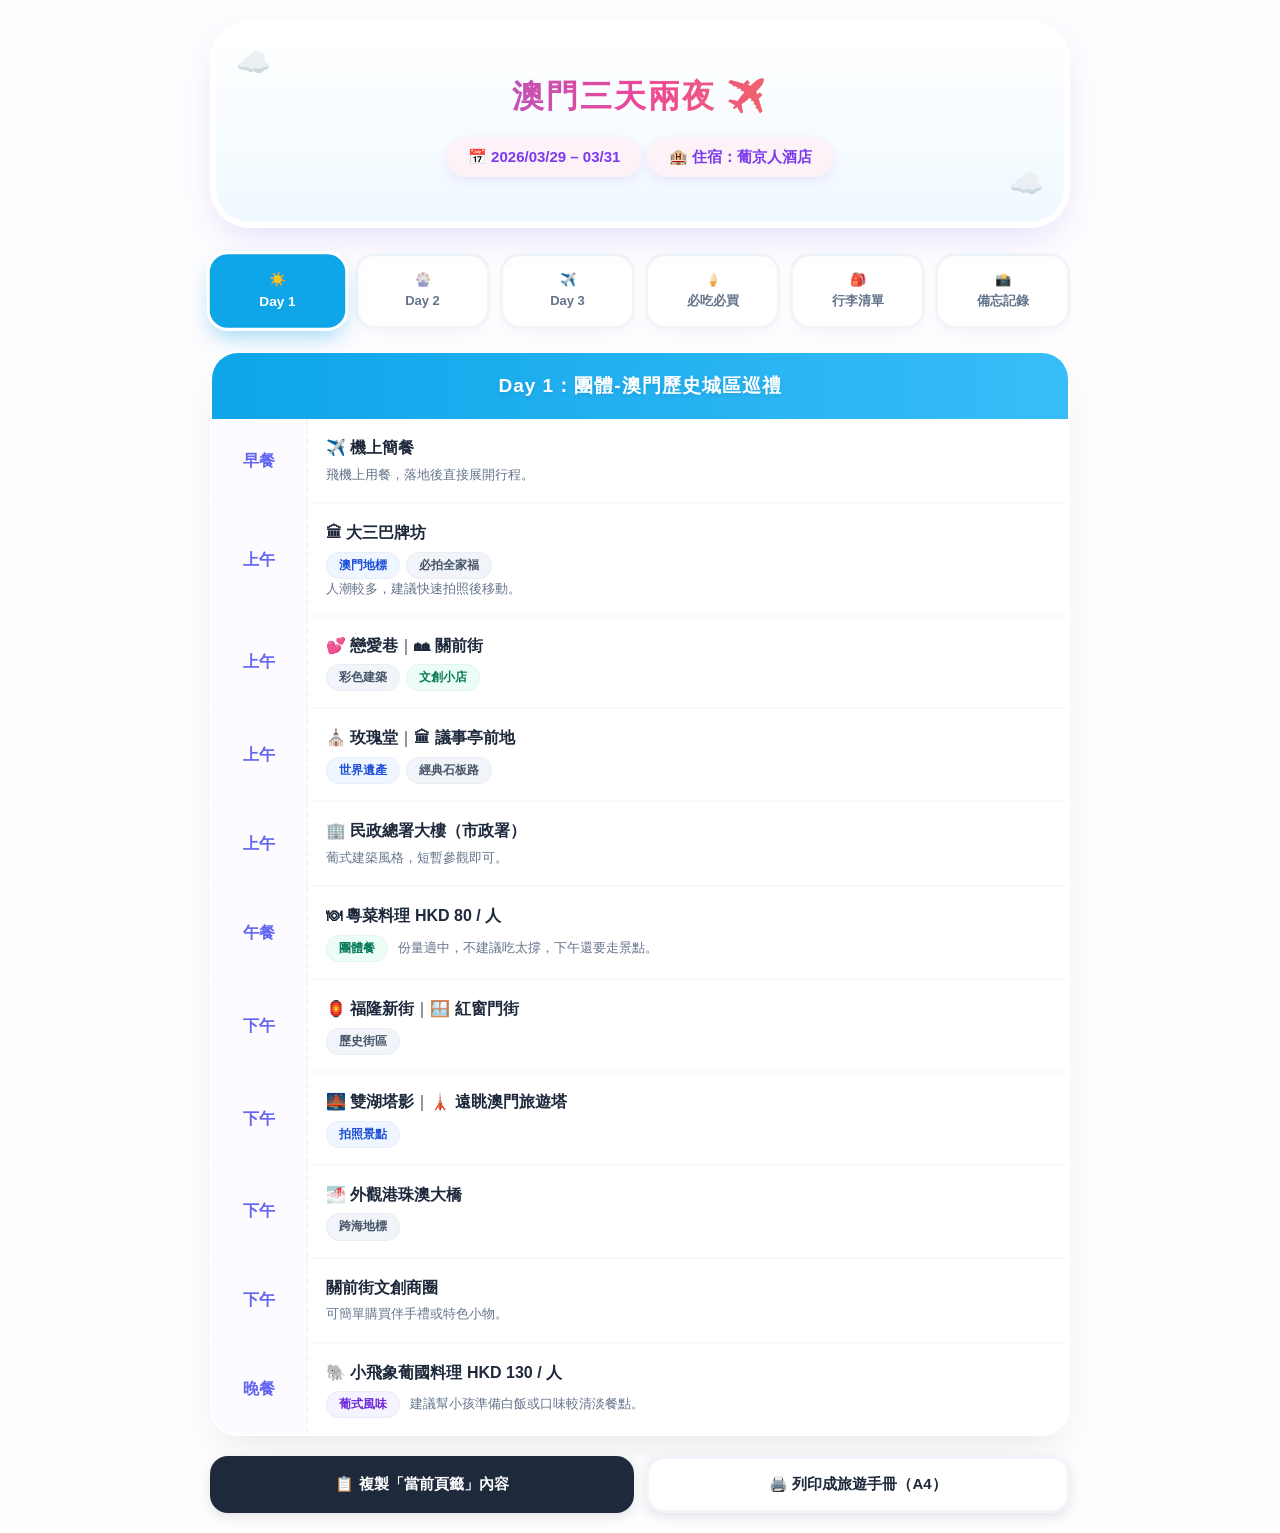
<file: indexOLD.html>
<!doctype html>
<html lang="zh-Hant">

<head>
  <meta charset="utf-8" />
  <meta name="viewport" content="width=device-width, initial-scale=1" />
  <title>澳門親子 3 天 2 夜｜旅遊手冊</title>
  <style>
    :root {
      --bg: #fdfcfe;
      --primary: #6366f1;
      --day1: #0ea5e9;
      /* 深天藍 */
      --day2: #8b5cf6;
      /* 靛紫色 */
      --day3: #f59e0b;
      /* 琥珀色 */
      --food: #ec4899;
      /* 亮粉色 */
      --bag: #ff7e5f;
      /* 珊瑚橘 */
      --gallery: #06b6d4;
      /* 湖水綠 */
      --text: #1e293b;
      --muted: #64748b;
      --radius: 28px;
    }

    * {
      box-sizing: border-box;
    }

    body {
      margin: 0;
      font-family: "PingFang TC", "Microsoft JhengHei", sans-serif;
      background: var(--bg);
      background-image: radial-gradient(#e2e8f0 0.5px, transparent 0.5px);
      background-size: 20px 20px;
      color: var(--text);
      line-height: 1.6;
    }

    .wrap {
      max-width: 900px;
      margin: 0 auto;
      padding: 20px;
    }

    /* --- 童趣 Header --- */
    header {
      background: linear-gradient(180deg, #ffffff 0%, #f0f9ff 100%);
      padding: 45px 20px;
      border-radius: 40px;
      box-shadow: 0 15px 35px -10px rgba(99, 102, 241, 0.2);
      margin-bottom: 25px;
      text-align: center;
      position: relative;
      border: 6px solid #fff;
      overflow: hidden;
    }

    header::before {
      content: "☁️";
      position: absolute;
      top: 15px;
      left: 20px;
      font-size: 28px;
      opacity: 0.7;
      animation: float 3s ease-in-out infinite;
    }

    header::after {
      content: "☁️";
      position: absolute;
      bottom: 15px;
      right: 20px;
      font-size: 28px;
      opacity: 0.7;
      animation: float 4s ease-in-out infinite;
    }

    @keyframes float {

      0%,
      100% {
        transform: translateY(0);
      }

      50% {
        transform: translateY(-10px);
      }
    }

    header h1 {
      margin: 0;
      font-size: 32px;
      letter-spacing: 2px;
      background: linear-gradient(to right, #6366f1, #ec4899, #f59e0b);
      -webkit-background-clip: text;
      -webkit-text-fill-color: transparent;
      font-weight: 900;
      filter: drop-shadow(3px 3px 0px rgba(255, 255, 255, 0.8));
    }

    header p {
      margin: 15px 0 0;
      color: #7c3aed;
      font-size: 15px;
      font-weight: 900;
      background: #fdf2f8;
      padding: 8px 22px;
      border-radius: 999px;
      display: inline-block;
      box-shadow: 0 4px 10px rgba(124, 58, 237, 0.1);
    }

    /* Tabs 導覽列 */
    .tabs {
      display: grid;
      grid-template-columns: repeat(3, 1fr);
      gap: 10px;
      margin-bottom: 22px;
    }

    @media (min-width: 600px) {
      .tabs {
        grid-template-columns: repeat(6, 1fr);
      }
    }

    .tab {
      background: #fff;
      border: 3px solid #f1f5f9;
      padding: 14px 6px;
      border-radius: 20px;
      text-align: center;
      font-weight: 900;
      cursor: pointer;
      color: #64748b;
      font-size: 13px;
      transition: all 0.3s cubic-bezier(0.175, 0.885, 0.32, 1.275);
      box-shadow: 0 6px 15px -5px rgba(0, 0, 0, 0.05);
      user-select: none;
    }

    .tab:hover {
      transform: translateY(-3px);
      border-color: #cbd5e1;
    }

    .tab.active {
      transform: scale(1.05);
      color: #fff !important;
      border-color: #fff !important;
    }

    .tab.active[data-tab="day1"] {
      background: var(--day1);
      box-shadow: 0 10px 20px -5px rgba(14, 165, 233, 0.4);
    }

    .tab.active[data-tab="day2"] {
      background: var(--day2);
      box-shadow: 0 10px 20px -5px rgba(139, 92, 246, 0.4);
    }

    .tab.active[data-tab="day3"] {
      background: var(--day3);
      box-shadow: 0 10px 20px -5px rgba(245, 158, 11, 0.4);
    }

    .tab.active[data-tab="food"] {
      background: var(--food);
      box-shadow: 0 10px 20px -5px rgba(236, 72, 153, 0.4);
    }

    .tab.active[data-tab="bag"] {
      background: var(--bag);
      box-shadow: 0 10px 20px -5px rgba(255, 126, 95, 0.4);
    }

    .tab.active[data-tab="gallery"] {
      background: var(--gallery);
      box-shadow: 0 10px 20px -5px rgba(6, 182, 212, 0.4);
    }

    /* Card */
    .card {
      background: white;
      border-radius: var(--radius);
      box-shadow: 0 20px 40px -15px rgba(0, 0, 0, 0.1);
      overflow: hidden;
      display: none;
      border: 2px solid #fff;
    }

    .card.active {
      display: block;
      animation: slideIn 0.3s cubic-bezier(0.25, 0.46, 0.45, 0.94);
    }

    @keyframes slideIn {
      from {
        opacity: 0;
        transform: translateY(20px) scale(0.98);
      }

      to {
        opacity: 1;
        transform: translateY(0) scale(1);
      }
    }

    .card-hd {
      padding: 18px;
      color: white;
      font-weight: 900;
      text-align: center;
      font-size: 19px;
      letter-spacing: 1px;
      text-shadow: 0 2px 4px rgba(0, 0, 0, 0.1);
    }

    .bg-day1 {
      background: linear-gradient(90deg, #0ea5e9, #38bdf8);
    }

    .bg-day2 {
      background: linear-gradient(90deg, #8b5cf6, #a78bfa);
    }

    .bg-day3 {
      background: linear-gradient(90deg, #f59e0b, #fbbf24);
    }

    .bg-food {
      background: linear-gradient(90deg, #ec4899, #f472b6);
    }

    .bg-bag {
      background: linear-gradient(90deg, #ff7e5f, #feb47b);
    }

    .bg-gallery {
      background: linear-gradient(90deg, #06b6d4, #22d3ee);
    }

    table {
      width: 100%;
      border-collapse: collapse;
    }

    td {
      padding: 16px 18px;
      border-bottom: 2px solid #f8fafc;
      vertical-align: top;
    }

    tr:last-child td {
      border-bottom: none;
    }

    .time {
      font-weight: 900;
      color: var(--primary);
      white-space: nowrap;
      width: 95px;
      text-align: center;
      vertical-align: middle;
      background: #fdfbff;
      border-right: 2px dashed #f1f5f9;
    }

    .hl {
      color: #f43f5e;
      font-weight: 900;
    }

    .note {
      color: var(--muted);
      font-size: 13px;
      line-height: 1.5;
    }

    .pill {
      display: inline-block;
      padding: 3px 12px;
      border-radius: 999px;
      font-size: 12px;
      font-weight: 900;
      margin-right: 6px;
      background: #f1f5f9;
      color: #475569;
      margin-top: 6px;
      border: 1px solid rgba(0, 0, 0, 0.03);
    }

    .pill.purple {
      background: #f5f3ff;
      color: #6d28d9;
    }

    .pill.blue {
      background: #eff6ff;
      color: #1d4ed8;
    }

    .pill.pink {
      background: #fff1f2;
      color: #be123c;
    }

    .pill.orange {
      background: #fff7ed;
      color: #c2410c;
    }

    .pill.green {
      background: #ecfdf5;
      color: #047857;
    }

    .food-item,
    .bag-item,
    .img-card {
      display: flex;
      align-items: flex-start;
      gap: 15px;
      padding: 16px;
      border-bottom: 2px dashed #f1f5f9;
    }

    .food-icon,
    .bag-icon {
      font-size: 26px;
      line-height: 1;
      margin-top: 2px;
    }

    .food-info b,
    .bag-info b,
    .img-info b {
      display: block;
      font-size: 16px;
      color: var(--text);
    }

    .bag-info b {
      color: var(--bag);
    }

    .img-info b {
      color: var(--gallery);
    }

    .img-box {
      width: 100%;
      aspect-ratio: 16/9;
      background: #f8fafc;
      border-radius: 18px;
      display: flex;
      align-items: center;
      justify-content: center;
      color: #94a3b8;
      border: 3px dashed #e2e8f0;
      margin-top: 12px;
      font-weight: 900;
      font-size: 14px;
      background-size: contain;
      background-repeat: no-repeat;
      background-position: center;
    }

    .btn-row {
      display: grid;
      grid-template-columns: 1fr;
      gap: 12px;
      margin-top: 20px;
    }

    @media (min-width: 600px) {
      .btn-row {
        grid-template-columns: 1fr 1fr;
      }
    }

    .btn-copy,
    .btn-print {
      border: none;
      padding: 16px;
      border-radius: 18px;
      width: 100%;
      font-weight: 900;
      cursor: pointer;
      transition: all 0.2s;
      font-size: 15px;
      box-shadow: 0 4px 12px rgba(0, 0, 0, 0.1);
    }

    .btn-copy {
      background: #1e293b;
      color: white;
    }

    .btn-copy:hover {
      background: #334155;
      transform: scale(1.02);
    }

    .btn-print {
      background: #ffffff;
      color: #1e293b;
      border: 3px solid #f1f5f9;
    }

    .btn-print:hover {
      background: #f8fafc;
      transform: scale(1.02);
    }

    .toast {
      position: fixed;
      left: 50%;
      bottom: 25px;
      transform: translateX(-50%);
      background: #0f172a;
      color: #fff;
      padding: 12px 24px;
      border-radius: 50px;
      font-weight: 900;
      opacity: 0;
      transition: all 0.3s cubic-bezier(0.68, -0.55, 0.265, 1.55);
      pointer-events: none;
      z-index: 9999;
    }

    .toast.show {
      opacity: 1;
      transform: translateX(-50%) translateY(-10px);
    }

    @media print {

      .tabs,
      .btn-row,
      .toast {
        display: none !important;
      }

      .card {
        display: block !important;
        margin-bottom: 25px;
        box-shadow: none;
        border: 1px solid #eee;
      }

      body {
        background: white;
      }
    }
  </style>
</head>

<body>

  <div class="wrap">
    <header>
      <h1>澳門三天兩夜 ✈️</h1>
      <div class="header-info">
        <p><span>📅</span> 2026/03/29 – 03/31</p>
        <p><span>🏨</span> 住宿：葡京人酒店</p>
      </div>
    </header>

    <nav class="tabs" aria-label="分頁導覽">
      <div class="tab active" data-tab="day1"><span>☀️</span><br>Day 1</div>
      <div class="tab" data-tab="day2"><span>🎡</span><br>Day 2</div>
      <div class="tab" data-tab="day3"><span>✈️</span><br>Day 3</div>
      <div class="tab" data-tab="food"><span>🍦</span><br>必吃必買</div>
      <div class="tab" data-tab="bag"><span>🎒</span><br>行李清單</div>
      <div class="tab" data-tab="gallery"><span>📸</span><br>備忘記錄</div>
    </nav>

    <div class="card active" id="day1">
      <div class="card-hd bg-day1">Day 1：團體-澳門歷史城區巡禮</div>
      <table>
        <tr>
          <td class="time">早餐</td>
          <td><b>✈️ 機上簡餐</b><br><span class="note">飛機上用餐，落地後直接展開行程。</span></td>
        </tr>
        <tr>
          <td class="time">上午</td>
          <td>
            <b>🏛 大三巴牌坊</b><br>
            <span class="pill blue">澳門地標</span><span class="pill">必拍全家福</span>
            <div class="note">人潮較多，建議快速拍照後移動。</div>
          </td>
        </tr>
        <tr>
          <td class="time">上午</td>
          <td>
            <b>💕 戀愛巷</b>｜<b>🏘 關前街</b><br>
            <span class="pill">彩色建築</span><span class="pill green">文創小店</span>
          </td>
        </tr>
        <tr>
          <td class="time">上午</td>
          <td>
            <b>⛪ 玫瑰堂</b>｜<b>🏛 議事亭前地</b><br>
            <span class="pill blue">世界遺產</span><span class="pill">經典石板路</span>
          </td>
        </tr>
        <tr>
          <td class="time">上午</td>
          <td>
            <b>🏢 民政總署大樓（市政署）</b><br>
            <span class="note">葡式建築風格，短暫參觀即可。</span>
          </td>
        </tr>
        <tr>
          <td class="time">午餐</td>
          <td>
            <b>🍽 粵菜料理 HKD 80 / 人</b><br>
            <span class="pill green">團體餐</span>
            <span class="note">份量適中，不建議吃太撐，下午還要走景點。</span>
          </td>
        </tr>
        <tr>
          <td class="time">下午</td>
          <td>
            <b>🏮 福隆新街</b>｜<b>🪟 紅窗門街</b><br>
            <span class="pill">歷史街區</span>
          </td>
        </tr>
        <tr>
          <td class="time">下午</td>
          <td>
            <b>🌉 雙湖塔影</b>｜<b>🗼 遠眺澳門旅遊塔</b></br>
            <span class="pill blue">拍照景點</span>
          </td>
        </tr>
        <tr>
          <td class="time">下午</td>
          <td>
            <b>🌁 外觀港珠澳大橋</b><br>
            <span class="pill">跨海地標</span>
          </td>
        </tr>
        <tr>
          <td class="time">下午</td>
          <td>
            <b>關前街文創商圈</b><br>
            <span class="note">可簡單購買伴手禮或特色小物。</span>
          </td>
        </tr>
        <tr>
          <td class="time">晚餐</td>
          <td>
            <b>🐘 小飛象葡國料理 HKD 130 / 人</b><br>
            <span class="pill purple">葡式風味</span>
            <span class="note">建議幫小孩準備白飯或口味較清淡餐點。</span>
          </td>
        </tr>
      </table>
    </div>

    <div class="card" id="day2">
      <div class="card-hd bg-day2">Day 2：自由行</div>
      <table>
        <tr>
          <td class="time">09:30</td>
          <td>
            <b>🗼 澳門旅遊塔（觀景層）</b><br>
            <span class="pill pink">KKday購票</span>
            <div class="note">建議停留 60–90 分鐘即可。<br>看海＋跨海大橋風景，拍完照就移動。</div>
          </td>
        </tr>
        <tr>
          <td class="time">11:00</td>
          <td>
            <b>🚝 跨海輕軌體驗（媽閣 → 海洋方向）</b><br>
            <span class="pill blue">海景精華段</span><span class="pill">親子輕鬆坐著看風景</span>
            <div class="note">旅遊塔 → 叫車約5分鐘到媽閣站。<br><span class="hl">行進方向右側靠窗最好看海</span>。<br>可到海洋站後原車坐回（不下車最省力）。</div>
          </td>
        </tr>
        <tr>
          <td class="time">12:15</td>
          <td>
            <b>🍽 午餐：葡京人 / Grand Lisboa Palace 商場</b><br>
            <span class="pill green">最順路</span><span class="pill">推車友善</span>
            <div class="note">輕軌至「路氹西站」，步行 5–8 分即可用餐。<br>吃完直接回飯店午休。</div>
          </td>
        </tr>
        <tr>
          <td class="time">13:30</td>
          <td>
            <b>🏨 回房午休（爸爸＋小孩充電）</b><br>
            <span class="pill orange">關鍵補眠</span>
            <div class="note">早上高空＋移動後孩子會疲累，這段休息非常重要。</div>
          </td>
        </tr>
        <tr>
          <td class="time">14:00</td>
          <td>
            <b>🪂 媽媽專屬：ZipCity 高空飛索</b><br>
            <span class="pill pink">媽媽亮點</span><span class="pill">約20–30分鐘</span>
            <div class="note">ZipCity 位於葡京人園區。<br>✅ 爸爸＋小孩留在房間休息即可，不必到降落點等。</div>
          </td>
        </tr>
        <tr>
          <td class="time">15:30</td>
          <td>
            <b>🐝 BEEBEELAND 蜂狂天地（室內親子樂園）</b><br>
            <span class="pill blue">室內放電</span><span class="pill green">親子友善</span>
            <div class="note">位於葡京人酒店，設有攀爬區、球池、滑梯與親子互動區，大約停留 60–90 分鐘即可。</div>
          </td>
        </tr>
        <tr>
          <td class="time">18:00</td>
          <td>
            <b>🍽 晚餐：威尼斯人購物中心</b><br>
            <span class="pill purple">選擇多</span><span class="pill green">親子友善</span>
            <div class="note">推薦北方館、何洪記或美食廣場。<br>冷氣足、座位多，吃完可順路慢慢走去倫敦人。</div>
          </td>
        </tr>
        <tr>
          <td class="time">19:15</td>
          <td>
            <b>✨ 倫敦人光效匯演 </b><br>
            <span class="pill blue">拍照亮點</span>
            <div class="note">外牆燈光華麗，不必等整點表演。</div>
          </td>
        </tr>
        <tr>
          <td class="time">19:35</td>
          <td>
            <b>🗼 巴黎人鐵塔</b><br>
            <span class="pill blue">經典地標</span>
            <div class="note">就在倫敦人旁邊，步行 5–8 分鐘即可。<br>不必登塔，在草地或廣場拍照即可。</div>
          </td>
        </tr>
      </table>
    </div>

    <div class="card" id="day3">
      <div class="card-hd bg-day3">Day 3：團體-路環風光＋返程</div>
      <table>
        <tr>
          <td class="time">早餐</td>
          <td><b>🍳 酒店內用早餐</b><br><span class="pill green">吃飽再出發</span><span class="note">建議不要太晚用餐，預留集合時間。</span></td>
        </tr>
        <tr>
          <td class="time">上午</td>
          <td><b>🎣 路環漁韻</b><br><span class="pill blue">海景拍照</span><span class="note">海風較大，幫孩子加薄外套。</span></td>
        </tr>
        <tr>
          <td class="time">上午</td>
          <td><b>⛪ 路環聖方濟各聖堂</b><br><span class="pill">親子好拍</span></td>
        </tr>
        <tr>
          <td class="time">中午</td>
          <td><b>🍽 陳勝記餐廳 HKD 160 / 人</b><br><span class="pill purple">人氣餐廳</span><span
              class="note">團體用餐時間可能較長，孩子可準備小玩具。</span></td>
        </tr>
        <tr>
          <td class="time">下午</td>
          <td><b>🌊 龍爪觀濤</b><br><span class="pill blue">看海放空</span><span class="pill orange">注意風浪</span></td>
        </tr>
        <tr>
          <td class="time">晚餐</td>
          <td><b>✈️ 機上簡餐</b><br><span class="note">搭機返台，結束三天澳門行程。</span></td>
        </tr>
      </table>
    </div>

    <div class="card" id="food">
      <div class="card-hd bg-food">🍴 必吃必買</div>
      <div style="padding: 10px;">
        <div class="food-item">
          <div class="food-icon">🥛</div>
          <div class="food-info">
            <b>保健牛奶公司｜原味燉奶（Day1 已排）</b>
            <span>滑嫩清甜，小孩可共吃 1 碗；大人可加點薑汁口味（看接受度）。</span>
            <div><span class="pill pink">甜點</span><span class="pill">可分食</span></div>
          </div>
        </div>
        <div class="food-item">
          <div class="food-icon">🥧</div>
          <div class="food-info">
            <b>安德魯 / 瑪嘉烈蛋塔</b>
            <span>熱熱吃最好；建議買少量（2–4 顆）現吃或當天吃完。</span>
            <div><span class="pill">必吃</span><span class="pill">孩子愛</span></div>
          </div>
        </div>
        <div class="food-item">
          <div class="food-icon">🍪</div>
          <div class="food-info">
            <b>最香餅家｜炭燒杏仁餅</b>
            <span>炭香辨識度高；若排隊太久，就改買餅家綜合包（也很實用）。</span>
            <div><span class="pill">手信</span><span class="pill">送禮</span></div>
          </div>
        </div>
        <div class="food-item">
          <div class="food-icon">🥨</div>
          <div class="food-info">
            <b>鉅記 / 英記｜鳳凰卷、肉乾</b>
            <span>好買、選擇多；建議 Day3 集中一次買完（省搬運）。</span>
            <div><span class="pill">好買</span><span class="pill">送禮</span></div>
          </div>
        </div>
        <div class="food-item">
          <div class="food-icon">🥟</div>
          <div class="food-info">
            <b>北方館（威尼斯人）｜晚餐穩定牌</b>
            <span>麵、餃子、小菜都好分食，親子不踩雷。</span>
            <div><span class="pill purple">穩定</span><span class="pill">親子友善</span></div>
          </div>
        </div>
      </div>
    </div>

    <div class="card" id="bag">
      <div class="card-hd bg-bag">🎒 行李清單</div>
      <div style="padding: 10px;">
        <div class="bag-item">
          <div class="bag-icon">📄</div>
          <div class="bag-info"><b>證件/文件（務必先拍照備份）</b><span>護照、通行證/台胞證、機票/團體資料、住宿資訊、保險資料。</span></div>
        </div>
        <div class="bag-item">
          <div class="bag-icon">👧👦</div>
          <div class="bag-info"><b>雙胞胎用品</b><span>推車（強烈建議）、薄外套（商場冷氣強）、替換衣物、濕紙巾、小零食、小玩具。</span></div>
        </div>
        <div class="bag-item">
          <div class="bag-icon">👂</div>
          <div class="bag-info"><b>子逸（聽覺/耳朵相關）</b><span>助聽器/配件、備用電池、防水收納盒、簡易清潔用品。避免高噪音久待。</span></div>
        </div>
        <div class="bag-item">
          <div class="bag-icon">🧘‍♀️</div>
          <div class="bag-info"><b>媽媽（第二型糖尿病）</b><span>藥物、血糖機、低血糖備用糖、補水用品；行程記得「不要空腹」＋「不要一次吃太甜」。</span></div>
        </div>
        <div class="bag-item">
          <div class="bag-icon">🔌</div>
          <div class="bag-info"><b>電器/充電</b><span>萬用轉接頭、行動電源、充電線（手機/平板/相機）。</span></div>
        </div>
        <div class="bag-item">
          <div class="bag-icon">💊</div>
          <div class="bag-info"><b>常備藥/小物</b><span>退燒藥、OK繃、腸胃藥、防曬、防蚊、口罩（人潮多備用）。</span></div>
        </div>
        <div class="bag-item">
          <div class="bag-icon">💰</div>
          <div class="bag-info"><b>金流</b><span>少量現金（小吃/零星）、信用卡；收據集中放一個夾鏈袋，回來好記帳。</span></div>
        </div>
      </div>
    </div>

    <div class="card" id="gallery">
      <div class="card-hd bg-gallery">📸 備忘記錄</div>
      <div style="padding: 10px;">
        <div class="img-card">
          <div style="min-width: 26px;">🚋</div>
          <div class="img-info" style="width:100%;">
            <b>澳門輕軌備忘</b>
            <span>Day2：石排灣 → 媽閣（跨海景）｜右側靠窗最好看｜到媽閣不下車、原車坐回最省力。</span>
            <div class="img-box" style="background-image: url('https://www.mlm.com.mo/img/service/route_map.png');">
              <span>（輕軌路線圖參考）</span></div>
          </div>
        </div>
        <div class="img-card">
          <div style="min-width: 26px;">🌆</div>
          <div class="img-info" style="width:100%;">
            <b>倫敦人＋巴黎人夜景備忘</b>
            <span>飯後散步就好：不必等整點、孩子累就快速拍照收工。穿亮色衣服拍起來更好看。</span>
            <div class="img-box"><span>（預留：倫敦人/巴黎人打卡位）</span></div>
          </div>
        </div>
        <div class="img-card">
          <div style="min-width: 26px;">🪂</div>
          <div class="img-info" style="width:100%;">
            <b>ZipCity 備忘</b>
            <span>14:00 開始營業｜提早報到｜運動鞋｜爸爸＋小孩在房內休息等待最舒服。</span>
            <div class="img-box"><span>（預留：飛索體驗紀念位）</span></div>
          </div>
        </div>
      </div>
    </div>

    <div class="btn-row">
      <button class="btn-copy" id="btnCopy">📋 複製「當前頁籤」內容</button>
      <button class="btn-print" id="btnPrint">🖨️ 列印成旅遊手冊（A4）</button>
    </div>
  </div>

  <div class="toast" id="toast">已複製 ✅</div>

  <script>
    const tabs = document.querySelectorAll('.tab');
    const cards = document.querySelectorAll('.card');
    const btnCopy = document.getElementById('btnCopy');
    const btnPrint = document.getElementById('btnPrint');
    const toast = document.getElementById('toast');

    function setActive(tabId) {
      tabs.forEach(t => t.classList.toggle('active', t.dataset.tab === tabId));
      cards.forEach(c => c.classList.toggle('active', c.id === tabId));
      window.scrollTo({ top: 0, behavior: "smooth" });
    }

    tabs.forEach(tab => {
      tab.addEventListener('click', () => setActive(tab.dataset.tab));
    });

    function showToast(msg) {
      toast.textContent = msg;
      toast.classList.add('show');
      clearTimeout(showToast._t);
      showToast._t = setTimeout(() => toast.classList.remove('show'), 1400);
    }

    function cleanText(str) {
      return (str || "").replace(/\n{3,}/g, "\n\n").replace(/[ \t]+\n/g, "\n").trim();
    }

    function buildCopyText(activeCard) {
      const title = activeCard.querySelector('.card-hd')?.innerText?.trim() || '';
      const rows = activeCard.querySelectorAll('table tr');
      if (rows.length) {
        const lines = [`【${title}】`];
        rows.forEach(r => {
          const t = r.querySelector('.time')?.innerText?.trim();
          const tds = r.querySelectorAll('td');
          const body = tds[1] ? cleanText(tds[1].innerText) : '';
          if (t && body) lines.push(`${t}｜${body}`);
        });
        return lines.join('\n');
      }
      const items = activeCard.querySelectorAll('.food-item, .bag-item, .img-card');
      if (items.length) {
        const lines = [`【${title}】`];
        items.forEach(it => {
          const b = it.querySelector('b')?.innerText?.trim() || '';
          const s = it.querySelector('span')?.innerText?.trim() || '';
          const line = b ? `- ${b}${s ? "｜" + s : ""}` : '';
          if (line) lines.push(line);
        });
        return lines.join('\n');
      }
      return `【${title}】`;
    }

    async function copyToClipboard(text) {
      try {
        await navigator.clipboard.writeText(text);
        return true;
      } catch (e) {
        const ta = document.createElement('textarea');
        ta.value = text;
        ta.setAttribute('readonly', '');
        ta.style.position = 'fixed';
        ta.style.left = '-9999px';
        document.body.appendChild(ta);
        ta.select();
        const ok = document.execCommand('copy');
        ta.remove();
        return ok;
      }
    }
    btnCopy.addEventListener('click', async () => {
      const activeCard = document.querySelector('.card.active');
      if (!activeCard) return;
      const text = buildCopyText(activeCard);
      const ok = await copyToClipboard(text);
      showToast(ok ? "已複製到剪貼簿 ✅" : "複製失敗");
    });
    btnPrint.addEventListener('click', () => window.print());
  </script>
</body>

</html>
</file>
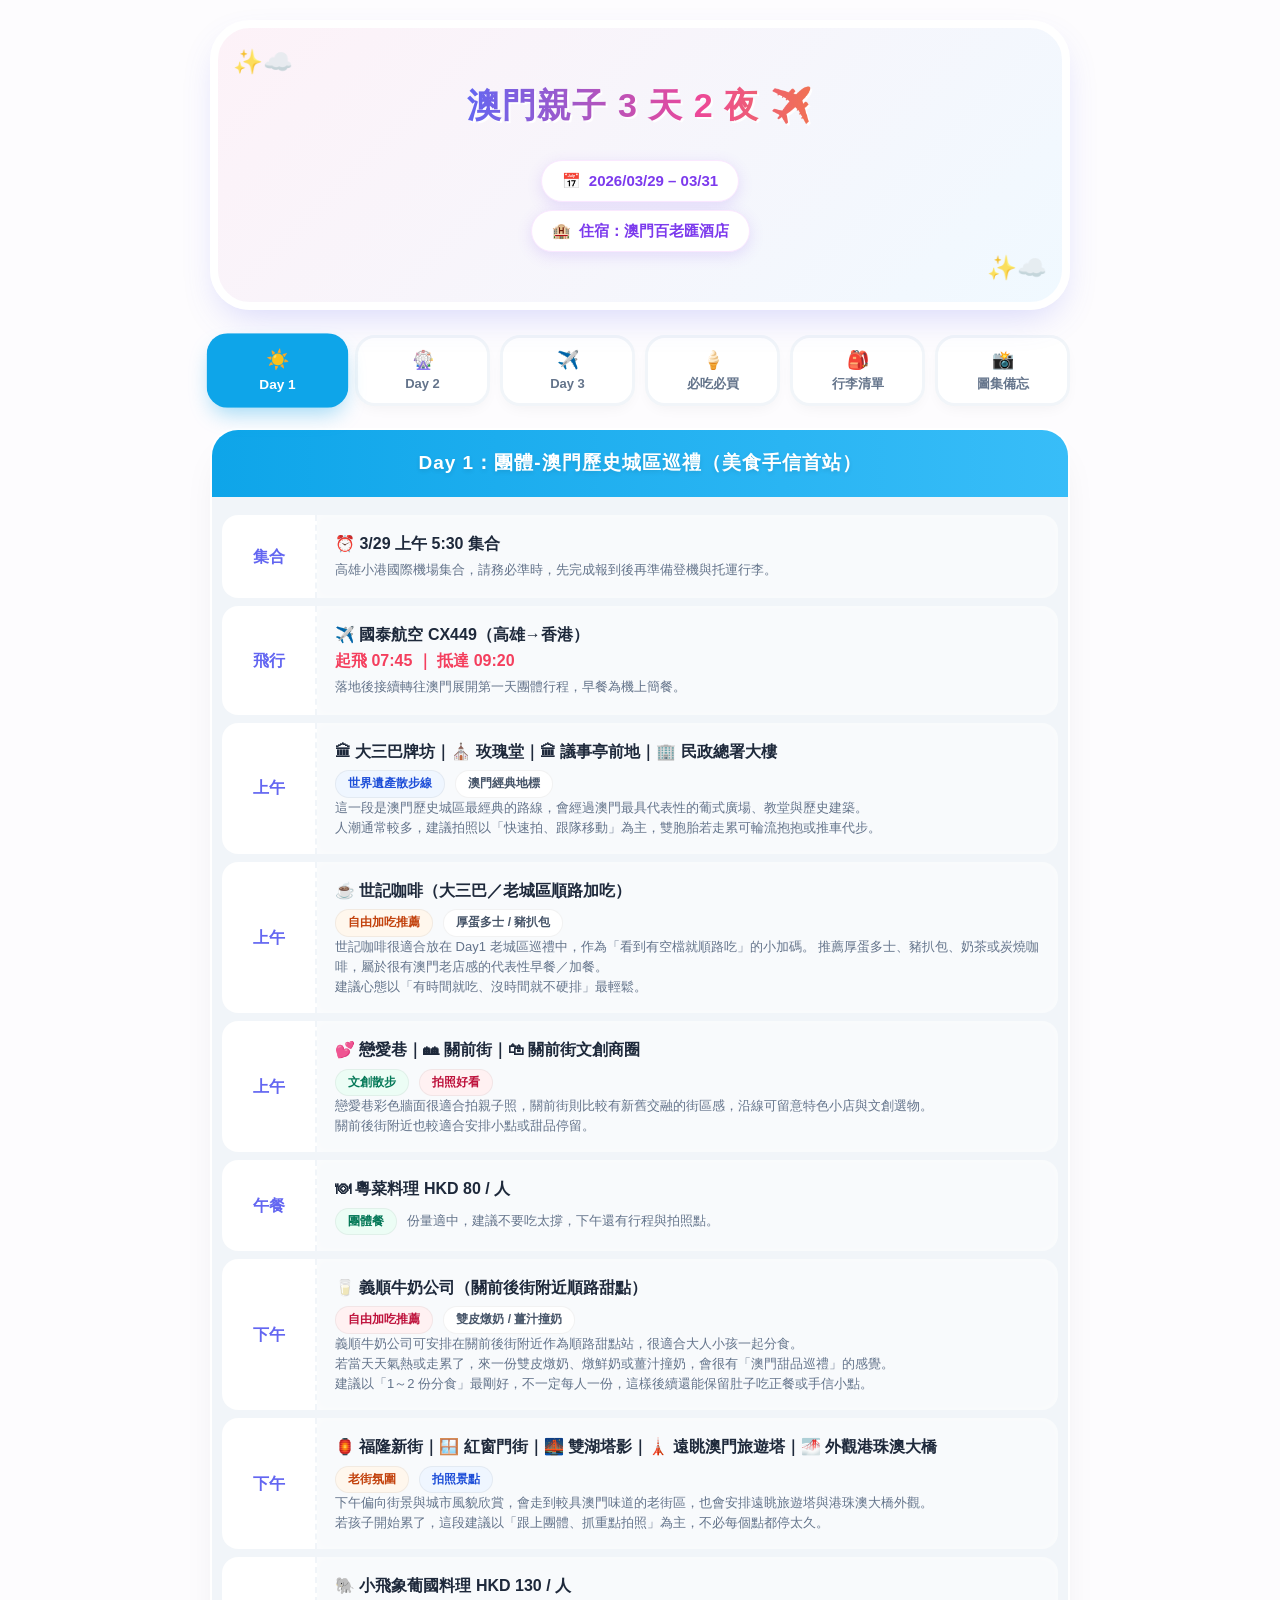
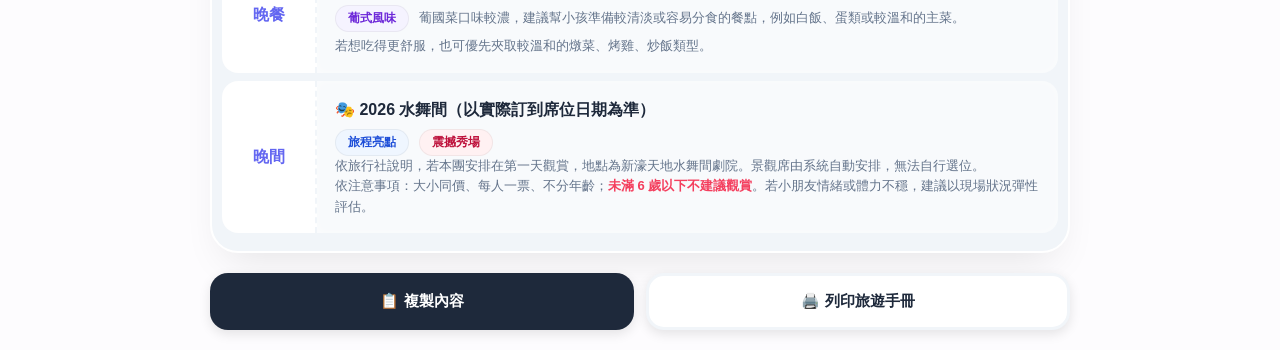
<file: new.html>
<!doctype html>
<html lang="zh-Hant">

<head>
  <meta charset="utf-8" />
  <meta name="viewport" content="width=device-width, initial-scale=1" />
  <title>澳門親子 3 天 2 夜｜旅遊手冊</title>
  <style>
    :root {
      --bg: #fdfcfe;
      --primary: #6366f1;
      --day1: #0ea5e9;
      --day2: #8b5cf6;
      --day3: #f59e0b;
      --food: #ec4899;
      --bag: #ff7e5f;
      --gallery: #06b6d4;
      --text: #1e293b;
      --muted: #64748b;
      --radius: 28px;
      --td-bg: #f8fafc;
    }

    * { box-sizing: border-box; }

    body {
      margin: 0;
      font-family: "PingFang TC", "Microsoft JhengHei", sans-serif;
      background: var(--bg);
      background-image: radial-gradient(#e2e8f0 0.5px, transparent 0.5px);
      background-size: 20px 20px;
      color: var(--text);
      line-height: 1.6;
    }

    .wrap { max-width: 900px; margin: 0 auto; padding: 20px; }

    header {
      background: linear-gradient(135deg, #fdf2f8 0%, #f0f9ff 25%, #fff7ed 50%, #faf5ff 75%, #f0fdf4 100%);
      background-size: 400% 400%;
      animation: gradientBG 15s ease infinite;
      padding: 50px 15px;
      border-radius: 40px;
      box-shadow: 0 15px 35px -10px rgba(99, 102, 241, 0.25);
      margin-bottom: 25px;
      text-align: center;
      position: relative;
      border: 8px solid #fff;
      overflow: hidden;
    }

    @keyframes gradientBG {
      0% { background-position: 0% 50%; }
      50% { background-position: 100% 50%; }
      100% { background-position: 0% 50%; }
    }

    header::before {
      content: "✨☁️";
      position: absolute;
      top: 15px;
      left: 15px;
      font-size: 24px;
      opacity: 0.8;
      animation: float 3s ease-in-out infinite;
    }

    header::after {
      content: "✨☁️";
      position: absolute;
      bottom: 15px;
      right: 15px;
      font-size: 24px;
      opacity: 0.8;
      animation: float 4s ease-in-out infinite;
    }

    @keyframes float {
      0%, 100% { transform: translateY(0); }
      50% { transform: translateY(-8px); }
    }

    header h1 {
      margin: 0;
      font-size: 34px;
      letter-spacing: 1px;
      background: linear-gradient(to right, #6366f1, #ec4899, #f59e0b, #6366f1);
      background-size: 200% auto;
      -webkit-background-clip: text;
      -webkit-text-fill-color: transparent;
      animation: shine 5s linear infinite;
      font-weight: 900;
      filter: drop-shadow(2px 2px 0px rgba(255, 255, 255, 0.9));
      white-space: nowrap;
      display: inline-block;
      max-width: 100%;
      overflow: hidden;
    }

    @media (max-width: 480px) {
      header h1 { font-size: 22px; }
      header { padding: 40px 10px; }
    }

    @keyframes shine {
      to { background-position: 200% center; }
    }

    .header-info {
      margin-top: 20px;
      display: flex;
      flex-direction: column;
      align-items: center;
      gap: 8px;
    }

    header p {
      margin: 0;
      color: #7c3aed;
      font-size: 15px;
      font-weight: 900;
      background: #ffffff;
      padding: 8px 20px;
      border-radius: 999px;
      display: inline-flex;
      align-items: center;
      gap: 8px;
      box-shadow: 0 4px 15px rgba(124, 58, 237, 0.15);
      border: 1px solid #fae8ff;
    }

    .tabs {
      display: grid;
      grid-template-columns: repeat(3, 1fr);
      gap: 10px;
      margin-bottom: 22px;
    }

    @media (min-width: 600px) {
      .tabs { grid-template-columns: repeat(6, 1fr); }
    }

    .tab {
      background: #fff;
      border: 3px solid #f1f5f9;
      padding: 10px 4px;
      border-radius: 20px;
      text-align: center;
      font-weight: 900;
      cursor: pointer;
      color: #64748b;
      font-size: 13px;
      transition: all 0.3s cubic-bezier(0.175, 0.885, 0.32, 1.275);
      box-shadow: 0 6px 15px -5px rgba(0, 0, 0, 0.05);
      user-select: none;
      line-height: 1.4;
    }

    .tab span {
      font-size: 18px;
      display: inline-block;
      margin-bottom: 2px;
    }

    .tab.active {
      transform: scale(1.05);
      color: #fff !important;
      border-color: transparent !important;
    }

    .tab.active[data-tab="day1"] { background: var(--day1); box-shadow: 0 10px 20px -5px rgba(14, 165, 233, 0.4); }
    .tab.active[data-tab="day2"] { background: var(--day2); box-shadow: 0 10px 20px -5px rgba(139, 92, 246, 0.4); }
    .tab.active[data-tab="day3"] { background: var(--day3); box-shadow: 0 10px 20px -5px rgba(245, 158, 11, 0.4); }
    .tab.active[data-tab="food"] { background: var(--food); box-shadow: 0 10px 20px -5px rgba(236, 72, 153, 0.4); }
    .tab.active[data-tab="bag"] { background: var(--bag); box-shadow: 0 10px 20px -5px rgba(255, 126, 95, 0.4); }
    .tab.active[data-tab="gallery"] { background: var(--gallery); box-shadow: 0 10px 20px -5px rgba(6, 182, 212, 0.4); }

    .card {
      background: white;
      border-radius: var(--radius);
      box-shadow: 0 20px 40px -15px rgba(0, 0, 0, 0.1);
      overflow: hidden;
      display: none;
      border: 2px solid #fff;
    }

    .card.active {
      display: block;
      animation: slideIn 0.3s cubic-bezier(0.25, 0.46, 0.45, 0.94);
    }

    @keyframes slideIn {
      from { opacity: 0; transform: translateY(20px) scale(0.98); }
      to { opacity: 1; transform: translateY(0) scale(1); }
    }

    .card-hd {
      padding: 18px;
      color: white;
      font-weight: 900;
      text-align: center;
      font-size: 19px;
      letter-spacing: 1px;
      text-shadow: 0 2px 4px rgba(0, 0, 0, 0.1);
    }

    .bg-day1 { background: linear-gradient(90deg, #0ea5e9, #38bdf8); }
    .bg-day2 { background: linear-gradient(90deg, #8b5cf6, #a78bfa); }
    .bg-day3 { background: linear-gradient(90deg, #f59e0b, #fbbf24); }
    .bg-food { background: linear-gradient(90deg, #ec4899, #f472b6); }
    .bg-bag { background: linear-gradient(90deg, #ff7e5f, #feb47b); }
    .bg-gallery { background: linear-gradient(90deg, #06b6d4, #22d3ee); }

    table {
      width: 100%;
      border-collapse: separate;
      border-spacing: 0 8px;
      padding: 10px;
      background: #f1f5f9;
    }

    td {
      padding: 16px 18px;
      vertical-align: top;
      border: none;
    }

    .time {
      font-weight: 900;
      color: var(--primary);
      white-space: nowrap;
      width: 95px;
      text-align: center;
      vertical-align: middle;
      background: #ffffff;
      border-radius: 16px 0 0 16px;
      border-right: 2px dashed #f1f5f9;
    }

    .content-td {
      background: var(--td-bg);
      border-radius: 0 16px 16px 0;
      box-shadow: inset 0 0 10px rgba(255, 255, 255, 0.5);
    }

    .hl { color: #f43f5e; font-weight: 900; }

    .note {
      color: var(--muted);
      font-size: 13px;
      line-height: 1.55;
    }

    .pill {
      display: inline-block;
      padding: 3px 12px;
      border-radius: 999px;
      font-size: 12px;
      font-weight: 900;
      margin-right: 6px;
      background: #ffffff;
      color: #475569;
      margin-top: 6px;
      border: 1px solid rgba(0, 0, 0, 0.05);
    }

    .pill.purple { background: #f5f3ff; color: #6d28d9; }
    .pill.blue { background: #eff6ff; color: #1d4ed8; }
    .pill.pink { background: #fff1f2; color: #be123c; }
    .pill.orange { background: #fff7ed; color: #c2410c; }
    .pill.green { background: #ecfdf5; color: #047857; }

    .food-item,
    .bag-item,
    .img-card {
      display: flex;
      align-items: flex-start;
      gap: 15px;
      padding: 16px;
      border-bottom: 2px dashed #f1f5f9;
      background: #fcfdfe;
      border-radius: 16px;
      margin-bottom: 8px;
    }

    .food-icon,
    .bag-icon {
      font-size: 26px;
      line-height: 1;
      margin-top: 2px;
    }

    .food-info b,
    .bag-info b,
    .img-info b {
      display: block;
      font-size: 16px;
      color: var(--text);
    }

    .bag-info b { color: var(--bag); }
    .img-info b { color: var(--gallery); }

    .food-info span,
    .bag-info span,
    .img-info span {
      display: block;
      color: var(--muted);
      font-size: 13px;
      line-height: 1.55;
    }

    .img-box {
      width: 100%;
      aspect-ratio: 16/9;
      background: #ffffff;
      border-radius: 18px;
      display: flex;
      align-items: center;
      justify-content: center;
      color: #94a3b8;
      border: 3px dashed #e2e8f0;
      margin-top: 12px;
      font-size: 14px;
      background-size: cover;
      background-repeat: no-repeat;
      background-position: center;
      overflow: hidden;
    }

    .img-box img {
      width: 100%;
      height: 100%;
      object-fit: cover;
      display: block;
    }

    .btn-row {
      display: grid;
      grid-template-columns: 1fr;
      gap: 12px;
      margin-top: 20px;
    }

    @media (min-width: 600px) {
      .btn-row { grid-template-columns: 1fr 1fr; }
    }

    .btn-copy,
    .btn-print {
      border: none;
      padding: 16px;
      border-radius: 18px;
      width: 100%;
      font-weight: 900;
      cursor: pointer;
      transition: all 0.2s;
      font-size: 15px;
      box-shadow: 0 4px 12px rgba(0,0,0,0.1);
    }

    .btn-copy {
      background: #1e293b;
      color: white;
    }

    .btn-print {
      background: #ffffff;
      color: #1e293b;
      border: 3px solid #f1f5f9;
    }

    .toast {
      position: fixed;
      left: 50%;
      bottom: 25px;
      transform: translateX(-50%);
      background: #0f172a;
      color: #fff;
      padding: 12px 24px;
      border-radius: 50px;
      font-weight: 900;
      opacity: 0;
      transition: 0.3s;
      z-index: 9999;
      pointer-events: none;
    }

    .toast.show {
      opacity: 1;
      transform: translateX(-50%) translateY(-10px);
    }

    @media print {
      .tabs, .btn-row, .toast { display: none !important; }
      .card {
        display: block !important;
        margin-bottom: 25px;
        box-shadow: none;
        border: 1px solid #eee;
      }
      body { background: white; }
      table { background: transparent; }
      .content-td {
        background: white;
        border: 1px solid #eee;
      }
      header {
        background: #fdfcfe;
        border: 2px solid #eee;
      }
    }
  </style>
</head>

<body>
  <div class="wrap">
    <header>
      <h1>澳門親子 3 天 2 夜 ✈️</h1>
      <div class="header-info">
        <p><span>📅</span> 2026/03/29 – 03/31</p>
        <p><span>🏨</span> 住宿：澳門百老匯酒店</p>
      </div>
    </header>

    <nav class="tabs" aria-label="分頁導覽">
      <div class="tab active" data-tab="day1"><span>☀️</span><br>Day 1</div>
      <div class="tab" data-tab="day2"><span>🎡</span><br>Day 2</div>
      <div class="tab" data-tab="day3"><span>✈️</span><br>Day 3</div>
      <div class="tab" data-tab="food"><span>🍦</span><br>必吃必買</div>
      <div class="tab" data-tab="bag"><span>🎒</span><br>行李清單</div>
      <div class="tab" data-tab="gallery"><span>📸</span><br>圖集備忘</div>
    </nav>

    <div class="card active" id="day1">
      <div class="card-hd bg-day1">Day 1：團體-澳門歷史城區巡禮（美食手信首站）</div>
      <table>
        <tr>
          <td class="time">集合</td>
          <td class="content-td">
            <b>⏰ 3/29 上午 5:30 集合</b><br>
            <span class="note">高雄小港國際機場集合，請務必準時，先完成報到後再準備登機與托運行李。</span>
          </td>
        </tr>
        <tr>
          <td class="time">飛行</td>
          <td class="content-td">
            <b>✈️ 國泰航空 CX449（高雄→香港）</b><br>
            <span class="hl">起飛 07:45 ｜ 抵達 09:20</span><br>
            <span class="note">落地後接續轉往澳門展開第一天團體行程，早餐為機上簡餐。</span>
          </td>
        </tr>
        <tr>
          <td class="time">上午</td>
          <td class="content-td">
            <b>🏛 大三巴牌坊｜⛪ 玫瑰堂｜🏛 議事亭前地｜🏢 民政總署大樓</b><br>
            <span class="pill blue">世界遺產散步線</span>
            <span class="pill">澳門經典地標</span>
            <div class="note">
              這一段是澳門歷史城區最經典的路線，會經過澳門最具代表性的葡式廣場、教堂與歷史建築。<br>
              人潮通常較多，建議拍照以「快速拍、跟隊移動」為主，雙胞胎若走累可輪流抱抱或推車代步。
            </div>
          </td>
        </tr>
        <tr>
          <td class="time">上午</td>
          <td class="content-td">
            <b>☕ 世記咖啡（大三巴／老城區順路加吃）</b><br>
            <span class="pill orange">自由加吃推薦</span>
            <span class="pill">厚蛋多士 / 豬扒包</span>
            <div class="note">
              世記咖啡很適合放在 Day1 老城區巡禮中，作為「看到有空檔就順路吃」的小加碼。
              推薦厚蛋多士、豬扒包、奶茶或炭燒咖啡，屬於很有澳門老店感的代表性早餐／加餐。<br>
              建議心態以「有時間就吃、沒時間就不硬排」最輕鬆。
            </div>
          </td>
        </tr>
        <tr>
          <td class="time">上午</td>
          <td class="content-td">
            <b>💕 戀愛巷｜🏘 關前街｜🛍 關前街文創商圈</b><br>
            <span class="pill green">文創散步</span>
            <span class="pill pink">拍照好看</span>
            <div class="note">
              戀愛巷彩色牆面很適合拍親子照，關前街則比較有新舊交融的街區感，沿線可留意特色小店與文創選物。<br>
              關前後街附近也較適合安排小點或甜品停留。
            </div>
          </td>
        </tr>
        <tr>
          <td class="time">午餐</td>
          <td class="content-td">
            <b>🍽 粵菜料理 HKD 80 / 人</b><br>
            <span class="pill green">團體餐</span>
            <span class="note">份量適中，建議不要吃太撐，下午還有行程與拍照點。</span>
          </td>
        </tr>
        <tr>
          <td class="time">下午</td>
          <td class="content-td">
            <b>🥛 義順牛奶公司（關前後街附近順路甜點）</b><br>
            <span class="pill pink">自由加吃推薦</span>
            <span class="pill">雙皮燉奶 / 薑汁撞奶</span>
            <div class="note">
              義順牛奶公司可安排在關前後街附近作為順路甜點站，很適合大人小孩一起分食。<br>
              若當天天氣熱或走累了，來一份雙皮燉奶、燉鮮奶或薑汁撞奶，會很有「澳門甜品巡禮」的感覺。<br>
              建議以「1～2 份分食」最剛好，不一定每人一份，這樣後續還能保留肚子吃正餐或手信小點。
            </div>
          </td>
        </tr>
        <tr>
          <td class="time">下午</td>
          <td class="content-td">
            <b>🏮 福隆新街｜🪟 紅窗門街｜🌉 雙湖塔影｜🗼 遠眺澳門旅遊塔｜🌁 外觀港珠澳大橋</b><br>
            <span class="pill orange">老街氛圍</span>
            <span class="pill blue">拍照景點</span>
            <div class="note">
              下午偏向街景與城市風貌欣賞，會走到較具澳門味道的老街區，也會安排遠眺旅遊塔與港珠澳大橋外觀。<br>
              若孩子開始累了，這段建議以「跟上團體、抓重點拍照」為主，不必每個點都停太久。
            </div>
          </td>
        </tr>
        <tr>
          <td class="time">晚餐</td>
          <td class="content-td">
            <b>🐘 小飛象葡國料理 HKD 130 / 人</b><br>
            <span class="pill purple">葡式風味</span>
            <span class="note">
              葡國菜口味較濃，建議幫小孩準備較清淡或容易分食的餐點，例如白飯、蛋類或較溫和的主菜。<br>
              若想吃得更舒服，也可優先夾取較溫和的燉菜、烤雞、炒飯類型。
            </span>
          </td>
        </tr>
        <tr>
          <td class="time">晚間</td>
          <td class="content-td">
            <b>🎭 2026 水舞間（以實際訂到席位日期為準）</b><br>
            <span class="pill blue">旅程亮點</span>
            <span class="pill pink">震撼秀場</span>
            <div class="note">
              依旅行社說明，若本團安排在第一天觀賞，地點為新濠天地水舞間劇院。景觀席由系統自動安排，無法自行選位。<br>
              依注意事項：大小同價、每人一票、不分年齡；<span class="hl">未滿 6 歲以下不建議觀賞</span>。若小朋友情緒或體力不穩，建議以現場狀況彈性評估。
            </div>
          </td>
        </tr>
      </table>
    </div>

    <div class="card" id="day2">
      <div class="card-hd bg-day2">Day 2：自由行｜高空景致、玩水放電、午餐地點二選一、璀璨夜景</div>
      <table>
        <tr>
          <td class="time">09:30</td>
          <td class="content-td">
            <b>🗼 澳門旅遊塔</b><br>
            <span class="pill blue">高空絕景</span>
            <span class="pill pink">KKday：門票成人 $517</span>
            <div class="note">
              早上精神最好，先安排觀景塔最剛好。這一站以觀景、看海景、拍高空風景照為主，不建議再加太多刺激型設施，避免影響後面行程體力。<br>
              若只是親子輕鬆行，觀景層就很足夠。
            </div>
          </td>
        </tr>
        <tr>
          <td class="time">11:00</td>
          <td class="content-td">
            <b>🚋 媽閣站：跨海輕軌體驗</b><br>
            <span class="pill purple">景觀交通</span>
            <div class="note">
              旅遊塔結束後可前往媽閣站搭乘跨海輕軌，這一段屬於澳門自由行裡很輕鬆、又能看風景的交通體驗。<br>
              建議坐在<span class="hl">行進方向右側靠窗</span>，橋景與海景視野最好，孩子也會比較有新鮮感。
            </div>
          </td>
        </tr>
        <tr>
          <td class="time">12:30</td>
          <td class="content-td">
            <b>🍽 中午用餐：官也街 vs 百老匯美食街（兩案評估）</b><br>
            <span class="pill green">官也街：在地街區感</span>
            <span class="pill purple">百老匯：親子動線更穩</span>
            <div class="note">
              <b>方案 A｜官也街：</b>
              適合想體驗澳門氹仔舊城區氣氛、邊走邊逛邊吃的安排。官也街一帶餐飲與手信店集中，
              比較有旅遊感，也容易順便買些小吃或伴手禮。但中午人潮通常比較多，步行與排隊時間也可能較長，
              對 4 歲雙胞胎來說，節奏會比較看當天狀況。<br><br>

              <b>適合小孩的餐點方向（官也街）：</b><br>
              ・茶餐廳類：通粉、烘蛋、奶油多士、熱奶茶／凍奶茶（大人）<br>
              ・粥麵類：雲吞麵、魚蛋粉、粥品<br>
              ・甜點類：燉奶、蛋塔、簡單糖水<br>
              ・小吃類：豬扒包、雞翼、魚丸，但較適合分食，不建議全靠小吃當正餐
              <br><br>

              <b>方案 B｜百老匯美食街：</b>
              若以「吃完要回飯店午休、下午還要玩水」來看，百老匯會更順。餐飲集中、選擇多，
              吃完走回百老匯酒店或接銀河動線都很方便，整體對親子更友善。<br><br>

              <b>適合小孩的餐點方向（百老匯美食街）：</b><br>
              ・港點類：蒸餃、腸粉、叉燒包、燒賣<br>
              ・粥麵類：雲吞麵、艇仔粥、叉燒飯、燒味飯<br>
              ・茶餐廳類：滑蛋飯、通粉、三文治、焗飯<br>
              ・甜點類：燉奶、蛋塔、豆花、凍飲（大人）
              <br><br>

              <b>推薦結論：</b>
              若你們當天重視「省體力、吃完好休息、下午玩水順」，建議優先選 <span class="hl">百老匯美食街</span>；
              若更想感受街區氛圍、順便逛官也街，才改走 <span class="hl">官也街</span>。
            </div>
          </td>
        </tr>
        <tr>
          <td class="time">13:45</td>
          <td class="content-td">
            <b>🏨 回房午休 / 整理一下</b><br>
            <span class="pill orange">關鍵充電時段</span>
            <div class="note">
              這段休息非常重要。若中午在官也街用餐，回房時間可能會稍晚；若在百老匯吃，回房節奏通常會更順。<br>
              孩子有補眠，下午玩水與晚上夜景都會更穩定。
            </div>
          </td>
        </tr>
        <tr>
          <td class="time">15:00</td>
          <td class="content-td">
            <b>🌊 銀河「天浪淘園」水樂園</b><br>
            <span class="pill blue">住客免費</span>
            <span class="pill green">親子放電</span>
            <div class="note">
              下午安排玩水最適合雙胞胎放電，也比較符合住在百老匯酒店的動線。<br>
              <span class="hl">親子回百老匯房洗澡最順</span>，玩完可先整理、換乾衣，再接續晚餐與夜景行程。<br>
              若孩子玩得太累，這裡就是 Day2 最重要的體力分界點，建議控制停留時間，不必玩到完全沒電。
            </div>
          </td>
        </tr>
        <tr>
          <td class="time">18:30</td>
          <td class="content-td">
            <b>🍽 晚餐：威尼斯人購物中心</b><br>
            <span class="pill purple">推薦：北方館 / 何洪記</span>
            <div class="note">
              晚餐放在威尼斯人很順路，也較容易找到適合孩子的麵食、粥品或可分食的主餐。<br>
              如果雙胞胎已經很累，建議優先選出餐快、口味穩定的餐廳，不要再另外繞路找名店。
            </div>
          </td>
        </tr>
        <tr>
          <td class="time">19:15</td>
          <td class="content-td">
            <b>✨ 倫敦人光效匯演</b><br>
            <span class="pill purple">震撼視覺</span>
            <div class="note">
              晚餐後慢慢散步到倫敦人，外牆燈光與英倫風建築很有節慶感。這裡建議用「拍到就好」的方式，不必久站等整點。
            </div>
          </td>
        </tr>
        <tr>
          <td class="time">20:00</td>
          <td class="content-td">
            <b>🗼 巴黎人鐵塔夜景</b><br>
            <span class="pill blue">浪漫燈光</span>
            <div class="note">
              就在倫敦人附近，步行銜接非常順。建議以外圍拍照為主，不一定要登塔，這樣最省體力也最適合親子夜遊。
            </div>
          </td>
        </tr>
      </table>
    </div>

    <div class="card" id="day3">
      <div class="card-hd bg-day3">Day 3：團體-路環漁韻（安德魯本店）＋返程</div>
      <table>
        <tr>
          <td class="time">早餐</td>
          <td class="content-td">
            <b>🍳 酒店內用早餐</b><br>
            <span class="note">第三天建議不要拖太晚，吃飽後依集合時間出發。</span>
          </td>
        </tr>
        <tr>
          <td class="time">上午</td>
          <td class="content-td">
            <b>🎣 路環漁韻｜⛪ 路環聖方濟各聖堂</b><br>
            <span class="pill pink">必買：安德魯蛋塔本店</span>
            <div class="note">
              路環一帶比較有海邊小鎮感，步調也比前兩天更悠閒。這一段團體行程本身就很有澳門在地味，教堂、村落、海岸線都很適合拍家庭照。<br>
              若有空檔，很適合順路買安德魯蛋塔本店作為這趟旅程的經典收尾。
            </div>
          </td>
        </tr>
        <tr>
          <td class="time">中午</td>
          <td class="content-td">
            <b>🍽 陳勝記餐廳 HKD 160 / 人</b><br>
            <span class="note">第三天團體餐標較高，建議把握坐下來好好吃一餐、補充體力。</span>
          </td>
        </tr>
        <tr>
          <td class="time">下午</td>
          <td class="content-td">
            <b>🌊 龍爪觀濤</b><br>
            <span class="pill blue">海景收尾</span>
            <span class="pill orange">注意風大</span>
            <div class="note">
              海風通常較強，幫小孩加薄外套會比較安心。這一站以看海、拍照、短暫停留為主，不建議久站吹風。
            </div>
          </td>
        </tr>
        <tr>
          <td class="time">下午</td>
          <td class="content-td">
            <b>🌁 經港珠澳大橋前往香港機場</b><br>
            <span class="pill purple">跨海返程</span>
            <div class="note">
              團體行程說明中，返程將經港珠澳大橋前往香港機場。這也是本趟澳門行程最後一段具代表性的跨海移動體驗。
            </div>
          </td>
        </tr>
        <tr>
          <td class="time">返程</td>
          <td class="content-td">
            <b>✈️ 國泰航空 CX448（香港→高雄）</b><br>
            <span class="hl">起飛 21:40 ｜ 抵達 23:10</span><br>
            <span class="note">晚餐為機上簡餐，結束三天兩夜澳門行程。</span>
          </td>
        </tr>
      </table>
    </div>

    <div class="card" id="food">
      <div class="card-hd bg-food">🍴 澳門必吃必買（最強攻略）</div>
      <div style="padding: 10px;">

        <div class="food-item">
          <div class="food-icon">☕</div>
          <div class="food-info">
            <b>世記咖啡（Day1 老城區順路加吃）</b>
            <span>
              推薦：厚蛋多士、豬扒包、奶茶、炭燒咖啡。<br>
              適合放在 Day1 老城區巡禮中，當作「看到空檔就加吃」的澳門老店體驗。
            </span>
          </div>
        </div>

        <div class="food-item">
          <div class="food-icon">🥛</div>
          <div class="food-info">
            <b>義順牛奶公司（關前後街附近）</b>
            <span>
              推薦：雙皮燉奶、薑汁撞奶、燉鮮奶。<br>
              比較適合 1～2 份分食，不一定每人一碗，保留肚子給後續正餐會更剛好。
            </span>
          </div>
        </div>

        <div class="food-item">
          <div class="food-icon">🏮</div>
          <div class="food-info">
            <b>官也街（氹仔舊城區吃逛型）</b>
            <span>
              適合想增加街區感、邊吃邊逛的安排。比較推薦吃茶餐廳、粥麵、豬扒包、燉奶類，
              不太建議全靠散食當正餐，因為帶小孩時容易吃得零碎又不夠飽。
            </span>
          </div>
        </div>

        <div class="food-item">
          <div class="food-icon">🍜</div>
          <div class="food-info">
            <b>百老匯美食街（親子動線首選）</b>
            <span>
              若要兼顧中午吃飯、午休、下午玩水，百老匯的整體節奏最穩。
              建議優先找：港點、粥品、燒味飯、滑蛋飯、腸粉這類孩子接受度高的餐點。
            </span>
          </div>
        </div>

        <div class="food-item">
          <div class="food-icon">🥟</div>
          <div class="food-info">
            <b>威尼斯人晚餐（穩定親子選擇）</b>
            <span>
              推薦方向：北方館、何洪記，或同類型的麵食 / 粥品 / 港式餐廳。<br>
              理由是出餐相對穩、可分食、孩子接受度高，吃完接倫敦人與巴黎人夜景也很順。
            </span>
          </div>
        </div>

        <div class="food-item">
          <div class="food-icon">🥧</div>
          <div class="food-info">
            <b>安德魯蛋塔本店（路環）</b>
            <span>
              如果 Day3 路環行程有空檔，這是最值得列入的經典甜點收尾站之一。<br>
              建議現吃 1～2 顆，其餘再視返程時間決定是否外帶。
            </span>
          </div>
        </div>

        <div class="food-item">
          <div class="food-icon">🛍️</div>
          <div class="food-info">
            <b>必買手信店在哪裡？</b>
            <span>
              <b>① 大三巴／議事亭前地周邊：</b> 最方便買手信的核心區，常見有鉅記、英記等連鎖手信店，適合集中買杏仁餅、鳳凰卷、肉乾。<br>
              <b>② 官也街：</b> 若 Day2 中午走官也街，也可順手補買一部分手信，但人潮通常較多。<br>
              <b>③ 路環：</b> 以安德魯蛋塔本店、海邊小店或較有在地感的小物為主，不一定是最大量買手信的地方。<br>
              <b>④ 最香餅家：</b> 若你們真的想買炭燒杏仁餅，可列為特別目標，但排隊時間不一定，建議視當天人潮彈性安排。
            </span>
          </div>
        </div>

      </div>
    </div>

    <div class="card" id="bag">
      <div class="card-hd bg-bag">🎒 行李清單（家庭客製完整版）</div>
      <div style="padding: 10px;">

        <div class="bag-item">
          <div class="bag-icon">📄</div>
          <div class="bag-info">
            <b>證件 / 文件（務必先拍照備份）</b>
            <span>
              護照、通行證/台胞證、機票/團體資料、住宿資訊、保險資料。<br>
              建議手機與雲端都留一份，萬一紙本臨時找不到，也不至於手忙腳亂。
            </span>
          </div>
        </div>

        <div class="bag-item">
          <div class="bag-icon">👧👦</div>
          <div class="bag-info">
            <b>雙胞胎用品</b>
            <span>
              推車（強烈建議）、薄外套（商場冷氣強）、替換衣物、濕紙巾、小零食、小玩具。<br>
              若 Day2 要玩水，建議加上泳裝、毛巾、防水袋、簡單換洗衣物，會更完整。
            </span>
          </div>
        </div>

        <div class="bag-item">
          <div class="bag-icon">👂</div>
          <div class="bag-info">
            <b>子逸（聽覺 / 耳朵相關）</b>
            <span>
              助聽器/配件、備用電池、防水收納盒、簡易清潔用品。<br>
              盡量避免長時間高噪音久待，若有玩水行程，耳朵相關用品務必獨立收納。
            </span>
          </div>
        </div>

        <div class="bag-item">
          <div class="bag-icon">🧘‍♀️</div>
          <div class="bag-info">
            <b>媽媽（第二型糖尿病）</b>
            <span>
              藥物、血糖機、低血糖備用糖、補水用品。<br>
              行程記得「不要空腹」＋「不要一次吃太甜」，若當天走動量大，建議固定補水與分次進食。
            </span>
          </div>
        </div>

        <div class="bag-item">
          <div class="bag-icon">🔌</div>
          <div class="bag-info">
            <b>電器 / 充電</b>
            <span>
              萬用轉接頭、行動電源、充電線（手機/平板/相機）。<br>
              一家人拍照量大，建議行動電源至少帶 1～2 顆，晚上回房再統一充電。
            </span>
          </div>
        </div>

        <div class="bag-item">
          <div class="bag-icon">💊</div>
          <div class="bag-info">
            <b>常備藥 / 小物</b>
            <span>
              退燒藥、OK 繃、腸胃藥、防曬、防蚊、口罩（人潮多備用）。<br>
              若孩子容易暈車、怕熱或容易磨腳，也可事先準備相關用品。
            </span>
          </div>
        </div>

        <div class="bag-item">
          <div class="bag-icon">💰</div>
          <div class="bag-info">
            <b>金流</b>
            <span>
              少量現金（小吃 / 零星）、信用卡；收據集中放一個夾鏈袋，回來好記帳。<br>
              若要買手信、蛋塔、小食，留一點零錢和小額紙鈔通常更方便。
            </span>
          </div>
        </div>

      </div>
    </div>

    <div class="card" id="gallery">
      <div class="card-hd bg-gallery">📸 圖集備忘（行程視覺版）</div>
      <div style="padding: 10px;">

        <div class="img-card">
          <div style="min-width: 26px;">🚋</div>
          <div class="img-info" style="width:100%;">
            <b>Day 2 輕軌跨海段</b>
            <span>
              從媽閣站搭輕軌時，建議優先選右側靠窗，橋景與海景視野最好，也很適合讓孩子休息一下、邊坐邊看風景。
            </span>
            <div class="img-box"><span>（可放輕軌路線圖 / 你自己的截圖）</span></div>
          </div>
        </div>

        <div class="img-card">
          <div style="min-width: 26px;">🌊</div>
          <div class="img-info" style="width:100%;">
            <b>Day 3 路環漁韻</b>
            <span>
              路環漁村是澳門很有在地感的角落，海邊、低矮建築與漁村氣氛都很適合當作旅程最後一天的拍照收尾。
            </span>
            <div class="img-box"><span>（建議放你拍的路環漁韻照片）</span></div>
          </div>
        </div>

        <div class="img-card">
          <div style="min-width: 26px;">⛪</div>
          <div class="img-info" style="width:100%;">
            <b>Day 3 路環聖方濟各聖堂</b>
            <span>
              教堂本身色彩柔和、外觀很有南歐小鎮感，若要拍全家照，這裡會比人潮很多的老城區更從容。
            </span>
            <div class="img-box"><span>（建議放聖方濟各聖堂照片）</span></div>
          </div>
        </div>

        <div class="img-card">
          <div style="min-width: 26px;">🌅</div>
          <div class="img-info" style="width:100%;">
            <b>Day 3 龍爪觀濤</b>
            <span>
              龍爪觀濤比較適合作為短停的海景點，看海、拍照、感受風景即可，不建議久站。若天氣好，照片會很有澳門海岸線的味道。
            </span>
            <div class="img-box"><span>（建議放龍爪觀濤 / 海岸線照片）</span></div>
          </div>
        </div>

        <div class="img-card">
          <div style="min-width: 26px;">🎭</div>
          <div class="img-info" style="width:100%;">
            <b>水舞間備忘</b>
            <span>
              若安排在第一天晚間，可視孩子體力決定是否全程觀賞；這類秀場體驗感很強，但對小小孩來說也比較耗神。
            </span>
            <div class="img-box"><span>（可放水舞間票券 / 官方照）</span></div>
          </div>
        </div>

      </div>
    </div>

    <div class="btn-row">
      <button class="btn-copy" id="btnCopy">📋 複製內容</button>
      <button class="btn-print" id="btnPrint">🖨️ 列印旅遊手冊</button>
    </div>
  </div>

  <div class="toast" id="toast">已複製 ✅</div>

  <script>
    const tabs = document.querySelectorAll('.tab');
    const cards = document.querySelectorAll('.card');
    const btnCopy = document.getElementById('btnCopy');
    const btnPrint = document.getElementById('btnPrint');
    const toast = document.getElementById('toast');

    function setActive(tabId) {
      tabs.forEach(t => t.classList.toggle('active', t.dataset.tab === tabId));
      cards.forEach(c => c.classList.toggle('active', c.id === tabId));
      window.scrollTo({ top: 0, behavior: "smooth" });
    }

    tabs.forEach(tab => tab.addEventListener('click', () => setActive(tab.dataset.tab)));

    btnCopy.addEventListener('click', async () => {
      const activeCard = document.querySelector('.card.active');
      if (!activeCard) return;
      await navigator.clipboard.writeText(activeCard.innerText);
      toast.classList.add('show');
      setTimeout(() => toast.classList.remove('show'), 1500);
    });

    btnPrint.addEventListener('click', () => window.print());
  </script>
</body>

</html>
</file>
